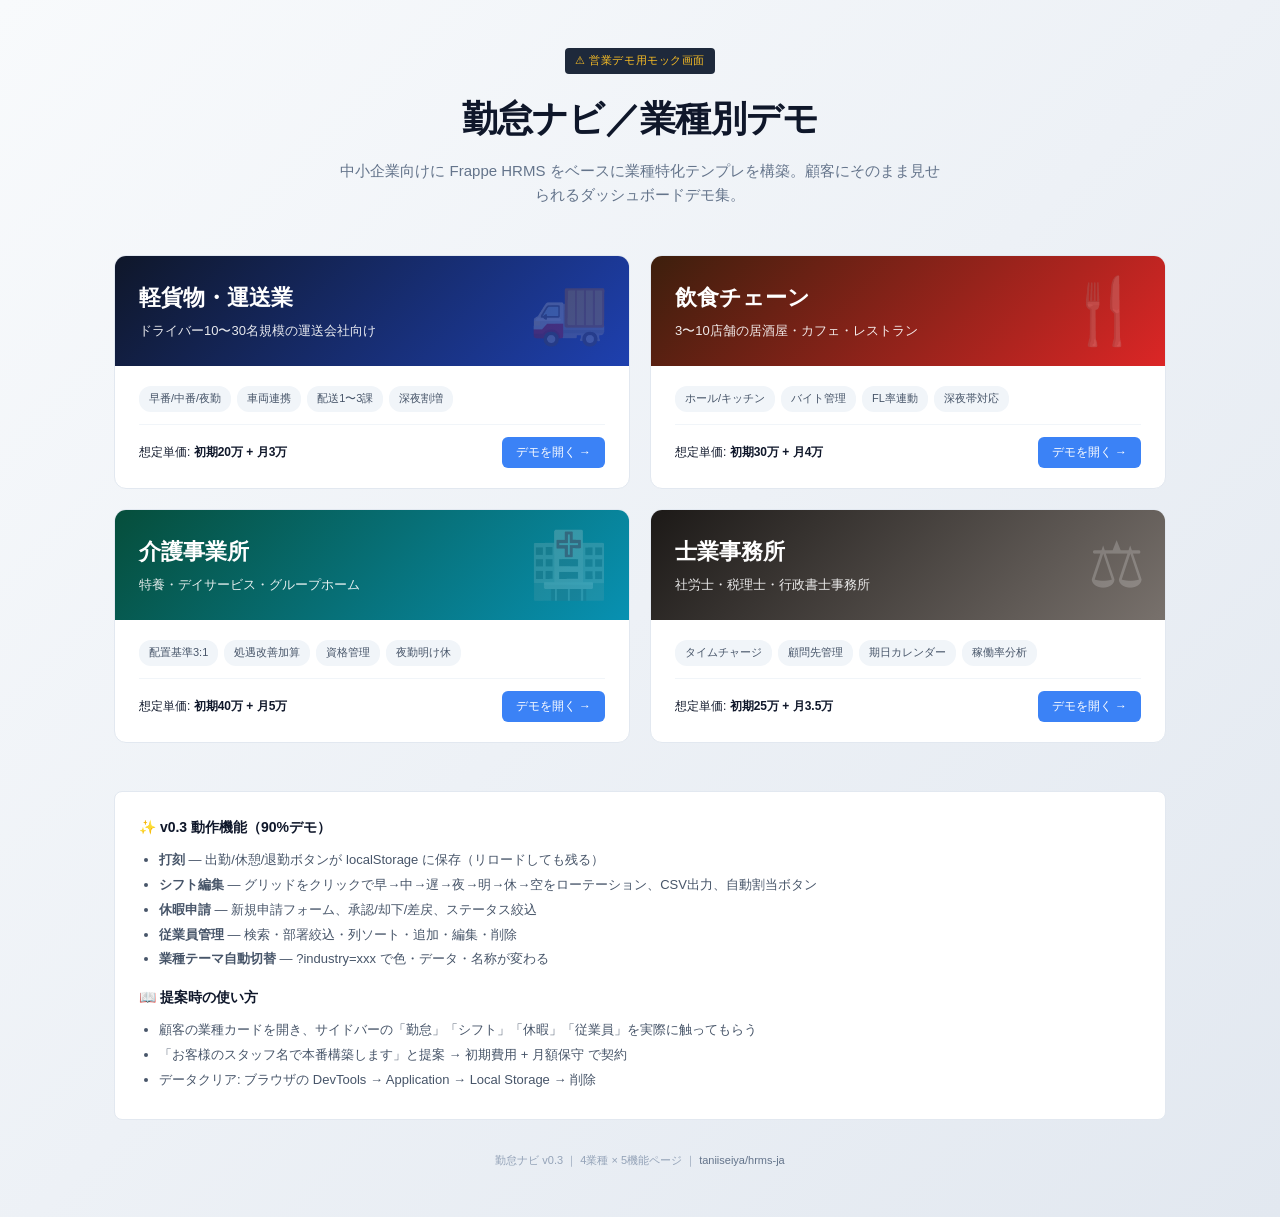
<file: mock/index.html>
<!DOCTYPE html>
<html lang="ja">
<head>
<meta charset="UTF-8">
<meta name="viewport" content="width=device-width, initial-scale=1.0">
<title>勤怠ナビ ｜ 業種別デモ選択</title>
<style>
  *{box-sizing:border-box;margin:0;padding:0;-webkit-font-smoothing:antialiased}
  body{font-family:"Hiragino Sans","Yu Gothic UI","Meiryo",sans-serif;background:linear-gradient(135deg,#f8fafc 0%,#e2e8f0 100%);color:#0f172a;min-height:100vh;font-size:14px;line-height:1.6}
  .container{max-width:1100px;margin:0 auto;padding:48px 24px}
  header{text-align:center;margin-bottom:48px}
  h1{font-size:36px;font-weight:800;color:#0f172a;margin-bottom:12px;letter-spacing:-.02em}
  .subtitle{font-size:15px;color:#64748b;max-width:600px;margin:0 auto}
  .tag{display:inline-block;background:#1e293b;color:#fbbf24;font-size:11px;padding:4px 10px;border-radius:4px;letter-spacing:.05em;margin-bottom:16px}
  .grid{display:grid;grid-template-columns:repeat(2,1fr);gap:20px;margin-bottom:48px}
  .industry{background:#fff;border-radius:12px;overflow:hidden;border:1px solid #e2e8f0;transition:transform .15s,box-shadow .15s;text-decoration:none;color:inherit;display:block}
  .industry:hover{transform:translateY(-2px);box-shadow:0 12px 32px -8px rgba(0,0,0,.12)}
  .industry-header{padding:24px;color:#fff;position:relative;overflow:hidden}
  .industry-header h2{font-size:22px;font-weight:700;margin-bottom:6px;position:relative;z-index:1}
  .industry-header p{font-size:13px;opacity:.9;position:relative;z-index:1}
  .icon{position:absolute;right:20px;top:50%;transform:translateY(-50%);font-size:64px;opacity:.2;z-index:0}
  .logistics .industry-header{background:linear-gradient(135deg,#0f172a,#1e40af)}
  .restaurant .industry-header{background:linear-gradient(135deg,#3d1f0d,#dc2626)}
  .caregiving .industry-header{background:linear-gradient(135deg,#064e3b,#0891b2)}
  .professional .industry-header{background:linear-gradient(135deg,#1c1917,#78716c)}
  .industry-body{padding:20px 24px}
  .features{display:flex;flex-wrap:wrap;gap:6px;margin-bottom:12px}
  .feature{background:#f1f5f9;color:#475569;font-size:11px;padding:4px 10px;border-radius:12px}
  .price{display:flex;justify-content:space-between;align-items:center;padding-top:12px;border-top:1px solid #f1f5f9;font-size:12px}
  .price .amount{font-weight:600;color:#0f172a}
  .cta{display:inline-block;background:#3b82f6;color:#fff;padding:6px 14px;border-radius:6px;font-size:12px;font-weight:500}
  .info{background:#fff;border:1px solid #e2e8f0;border-radius:8px;padding:24px;font-size:13px;color:#475569}
  .info h3{font-size:14px;color:#0f172a;margin-bottom:12px}
  .info ul{margin-left:20px}
  .info li{margin-bottom:4px}
  .info code{background:#f1f5f9;padding:2px 6px;border-radius:3px;font-size:12px;color:#dc2626}
  footer{text-align:center;color:#94a3b8;font-size:11px;margin-top:32px}
  footer a{color:#64748b;text-decoration:none}
</style>
</head>
<body>
<div class="container">
  <header>
    <span class="tag">⚠ 営業デモ用モック画面</span>
    <h1>勤怠ナビ／業種別デモ</h1>
    <p class="subtitle">中小企業向けに Frappe HRMS をベースに業種特化テンプレを構築。顧客にそのまま見せられるダッシュボードデモ集。</p>
  </header>

  <div class="grid">
    <a href="logistics.html" class="industry logistics">
      <div class="industry-header">
        <span class="icon">🚚</span>
        <h2>軽貨物・運送業</h2>
        <p>ドライバー10〜30名規模の運送会社向け</p>
      </div>
      <div class="industry-body">
        <div class="features">
          <span class="feature">早番/中番/夜勤</span>
          <span class="feature">車両連携</span>
          <span class="feature">配送1〜3課</span>
          <span class="feature">深夜割増</span>
        </div>
        <div class="price">
          <span>想定単価: <strong class="amount">初期20万 + 月3万</strong></span>
          <span class="cta">デモを開く →</span>
        </div>
      </div>
    </a>

    <a href="restaurant.html" class="industry restaurant">
      <div class="industry-header">
        <span class="icon">🍴</span>
        <h2>飲食チェーン</h2>
        <p>3〜10店舗の居酒屋・カフェ・レストラン</p>
      </div>
      <div class="industry-body">
        <div class="features">
          <span class="feature">ホール/キッチン</span>
          <span class="feature">バイト管理</span>
          <span class="feature">FL率連動</span>
          <span class="feature">深夜帯対応</span>
        </div>
        <div class="price">
          <span>想定単価: <strong class="amount">初期30万 + 月4万</strong></span>
          <span class="cta">デモを開く →</span>
        </div>
      </div>
    </a>

    <a href="caregiving.html" class="industry caregiving">
      <div class="industry-header">
        <span class="icon">🏥</span>
        <h2>介護事業所</h2>
        <p>特養・デイサービス・グループホーム</p>
      </div>
      <div class="industry-body">
        <div class="features">
          <span class="feature">配置基準3:1</span>
          <span class="feature">処遇改善加算</span>
          <span class="feature">資格管理</span>
          <span class="feature">夜勤明け休</span>
        </div>
        <div class="price">
          <span>想定単価: <strong class="amount">初期40万 + 月5万</strong></span>
          <span class="cta">デモを開く →</span>
        </div>
      </div>
    </a>

    <a href="professional.html" class="industry professional">
      <div class="industry-header">
        <span class="icon">⚖</span>
        <h2>士業事務所</h2>
        <p>社労士・税理士・行政書士事務所</p>
      </div>
      <div class="industry-body">
        <div class="features">
          <span class="feature">タイムチャージ</span>
          <span class="feature">顧問先管理</span>
          <span class="feature">期日カレンダー</span>
          <span class="feature">稼働率分析</span>
        </div>
        <div class="price">
          <span>想定単価: <strong class="amount">初期25万 + 月3.5万</strong></span>
          <span class="cta">デモを開く →</span>
        </div>
      </div>
    </a>
  </div>

  <div class="info">
    <h3>✨ v0.3 動作機能（90%デモ）</h3>
    <ul>
      <li><strong>打刻</strong> — 出勤/休憩/退勤ボタンが localStorage に保存（リロードしても残る）</li>
      <li><strong>シフト編集</strong> — グリッドをクリックで早→中→遅→夜→明→休→空をローテーション、CSV出力、自動割当ボタン</li>
      <li><strong>休暇申請</strong> — 新規申請フォーム、承認/却下/差戻、ステータス絞込</li>
      <li><strong>従業員管理</strong> — 検索・部署絞込・列ソート・追加・編集・削除</li>
      <li><strong>業種テーマ自動切替</strong> — ?industry=xxx で色・データ・名称が変わる</li>
    </ul>
    <h3 style="margin-top:16px">📖 提案時の使い方</h3>
    <ul>
      <li>顧客の業種カードを開き、サイドバーの「勤怠」「シフト」「休暇」「従業員」を実際に触ってもらう</li>
      <li>「お客様のスタッフ名で本番構築します」と提案 → 初期費用 + 月額保守 で契約</li>
      <li>データクリア: ブラウザの DevTools → Application → Local Storage → 削除</li>
    </ul>
  </div>

  <footer>
    勤怠ナビ v0.3 ｜ 4業種 × 5機能ページ ｜ <a href="https://github.com/taniiseiya/hrms-ja">taniiseiya/hrms-ja</a>
  </footer>
</div>
</body>
</html>
</file>
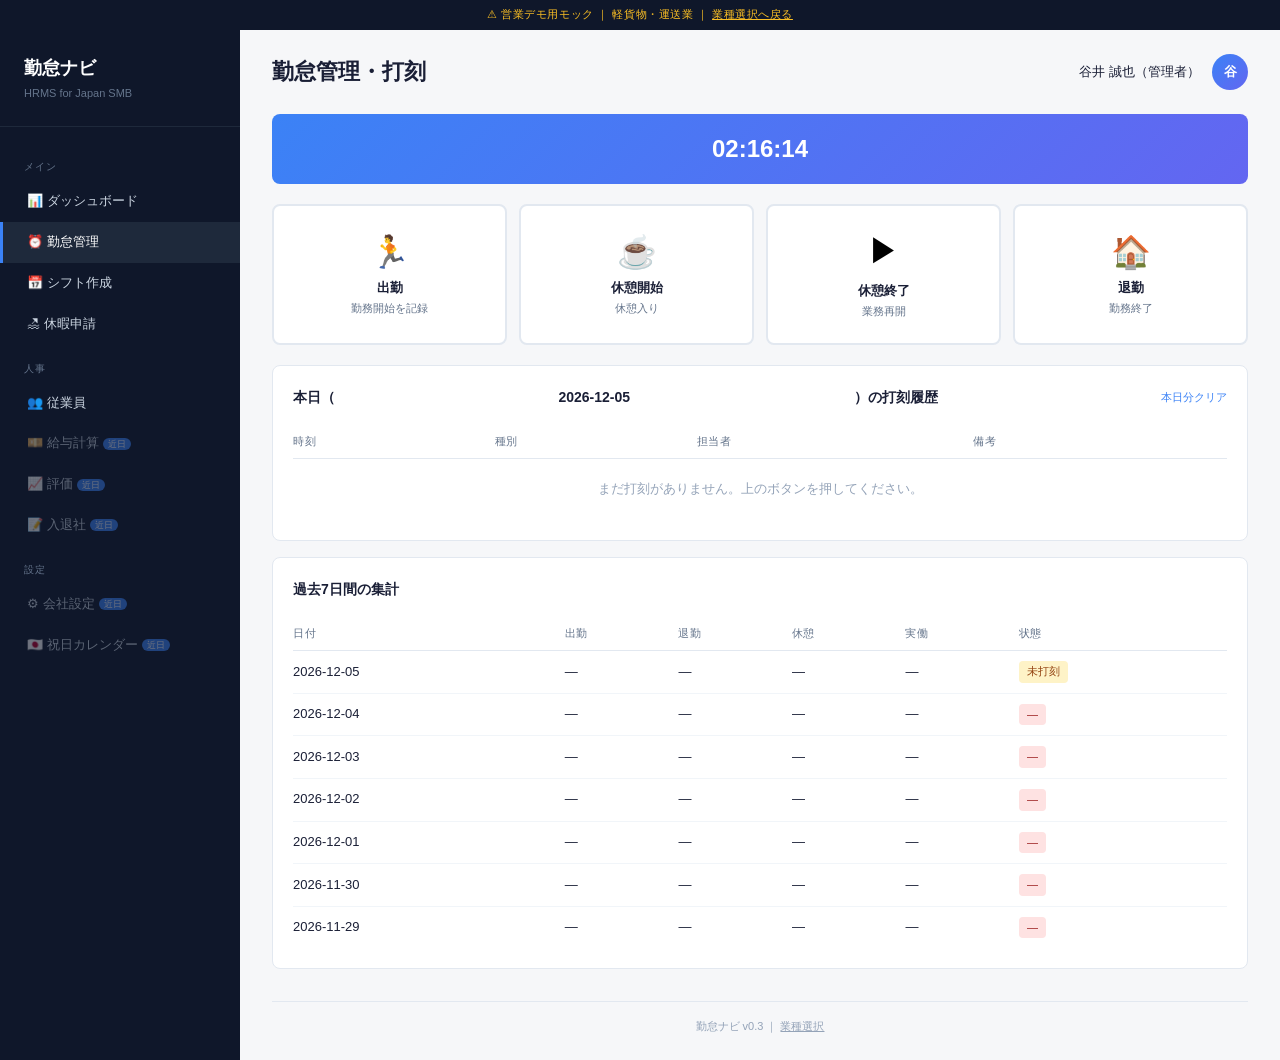
<file: mock/attendance.html>
<!DOCTYPE html>
<html lang="ja">
<head>
<meta charset="UTF-8">
<meta name="viewport" content="width=device-width, initial-scale=1.0">
<title>勤怠管理 ｜ 勤怠ナビ</title>
<link rel="stylesheet" href="shared/style.css">
</head>
<body>
<div class="mock-banner-placeholder"></div>
<div class="wrap">
  <aside></aside>
  <main>
    <header class="page-header">
      <h1>勤怠管理・打刻</h1>
      <div class="user-placeholder"></div>
    </header>

    <div class="punch-now" id="clock">--:--</div>

    <div class="punch-area">
      <button class="punch-btn" onclick="punch('出勤')"><div class="icon">🏃</div><div class="label">出勤</div><div class="desc">勤務開始を記録</div></button>
      <button class="punch-btn" onclick="punch('休憩開始')"><div class="icon">☕</div><div class="label">休憩開始</div><div class="desc">休憩入り</div></button>
      <button class="punch-btn" onclick="punch('休憩終了')"><div class="icon">▶</div><div class="label">休憩終了</div><div class="desc">業務再開</div></button>
      <button class="punch-btn" onclick="punch('退勤')"><div class="icon">🏠</div><div class="label">退勤</div><div class="desc">勤務終了</div></button>
    </div>

    <div class="panel">
      <h2>本日（<span id="today-date"></span>）の打刻履歴 <button class="link" onclick="clearToday()">本日分クリア</button></h2>
      <table>
        <thead><tr><th>時刻</th><th>種別</th><th>担当者</th><th>備考</th><th></th></tr></thead>
        <tbody id="punch-list"></tbody>
      </table>
    </div>

    <div class="panel">
      <h2>過去7日間の集計</h2>
      <table>
        <thead><tr><th>日付</th><th>出勤</th><th>退勤</th><th>休憩</th><th>実働</th><th>状態</th></tr></thead>
        <tbody id="summary-list"></tbody>
      </table>
    </div>

    <footer>勤怠ナビ v0.3 ｜ <a href="index.html" style="color:#94a3b8">業種選択</a></footer>
  </main>
</div>
<script src="shared/app.js"></script>
<script>
const industry = initPage('attendance.html');
seedDataIfEmpty(industry);

document.querySelector('#today-date').textContent = todayISO();
setInterval(() => { document.querySelector('#clock').textContent = nowHM() + ':' + String(new Date().getSeconds()).padStart(2,'0'); }, 1000);

function getUserName() {
  return { logistics: '谷井 誠也', restaurant: '鈴木 店長', caregiving: '山下 施設長', professional: '谷井 所長' }[industry];
}

function punch(kind) {
  Store.add(industry, 'attendance', { kind, at: new Date().toISOString(), by: getUserName(), date: todayISO() });
  toast(`✓ ${kind} を ${nowHM()} に記録しました`, 'success');
  renderPunches();
}

function renderPunches() {
  const all = Store.get(industry, 'attendance', []);
  const today = todayISO();
  const todays = all.filter(p => p.date === today).sort((a,b) => a.at.localeCompare(b.at));
  const list = document.querySelector('#punch-list');
  if (todays.length === 0) {
    list.innerHTML = '<tr><td colspan="5" style="text-align:center;color:#94a3b8;padding:20px">まだ打刻がありません。上のボタンを押してください。</td></tr>';
  } else {
    list.innerHTML = todays.map(p => `
      <tr>
        <td><strong>${fmtTime(p.at)}</strong></td>
        <td><span class="badge ${p.kind==='出勤'?'ok':p.kind==='退勤'?'info':'pending'}">${p.kind}</span></td>
        <td>${p.by}</td>
        <td>${p.kind==='出勤' && fmtTime(p.at) > '09:00' ? '<span class="badge late">遅刻</span>' : ''}</td>
        <td><button class="btn btn-sm btn-danger" onclick="removePunch('${p.id}')">削除</button></td>
      </tr>
    `).join('');
  }
  renderSummary();
}

function removePunch(id) {
  if (!confirm('この打刻を削除しますか？')) return;
  Store.remove(industry, 'attendance', id);
  toast('削除しました');
  renderPunches();
}

function clearToday() {
  if (!confirm('本日の打刻を全て削除しますか？')) return;
  const all = Store.get(industry, 'attendance', []);
  Store.set(industry, 'attendance', all.filter(p => p.date !== todayISO()));
  toast('本日の打刻をクリアしました');
  renderPunches();
}

function renderSummary() {
  const all = Store.get(industry, 'attendance', []);
  const days = [];
  for (let i = 0; i < 7; i++) {
    const d = new Date(); d.setDate(d.getDate() - i);
    days.push(fmtDate(d));
  }
  const rows = days.map(date => {
    const p = all.filter(x => x.date === date).sort((a,b) => a.at.localeCompare(b.at));
    const inT = p.find(x => x.kind === '出勤');
    const outT = p.filter(x => x.kind === '退勤').pop();
    const breakStart = p.find(x => x.kind === '休憩開始');
    const breakEnd = p.find(x => x.kind === '休憩終了');
    let work = '—', status = '<span class="badge off">—</span>';
    if (inT && outT) {
      const ms = new Date(outT.at) - new Date(inT.at);
      let breakMs = 0;
      if (breakStart && breakEnd) breakMs = new Date(breakEnd.at) - new Date(breakStart.at);
      const h = ((ms - breakMs) / 3600000).toFixed(2);
      work = `${h}h`;
      status = '<span class="badge ok">完了</span>';
    } else if (inT) {
      status = '<span class="badge pending">勤務中</span>';
    } else if (date === todayISO()) {
      status = '<span class="badge warn">未打刻</span>';
    }
    return `<tr><td>${date}</td><td>${inT ? fmtTime(inT.at) : '—'}</td><td>${outT ? fmtTime(outT.at) : '—'}</td>
      <td>${breakStart && breakEnd ? `${fmtTime(breakStart.at)}〜${fmtTime(breakEnd.at)}` : '—'}</td>
      <td>${work}</td><td>${status}</td></tr>`;
  }).join('');
  document.querySelector('#summary-list').innerHTML = rows;
}

renderPunches();
</script>
</body>
</html>
</file>
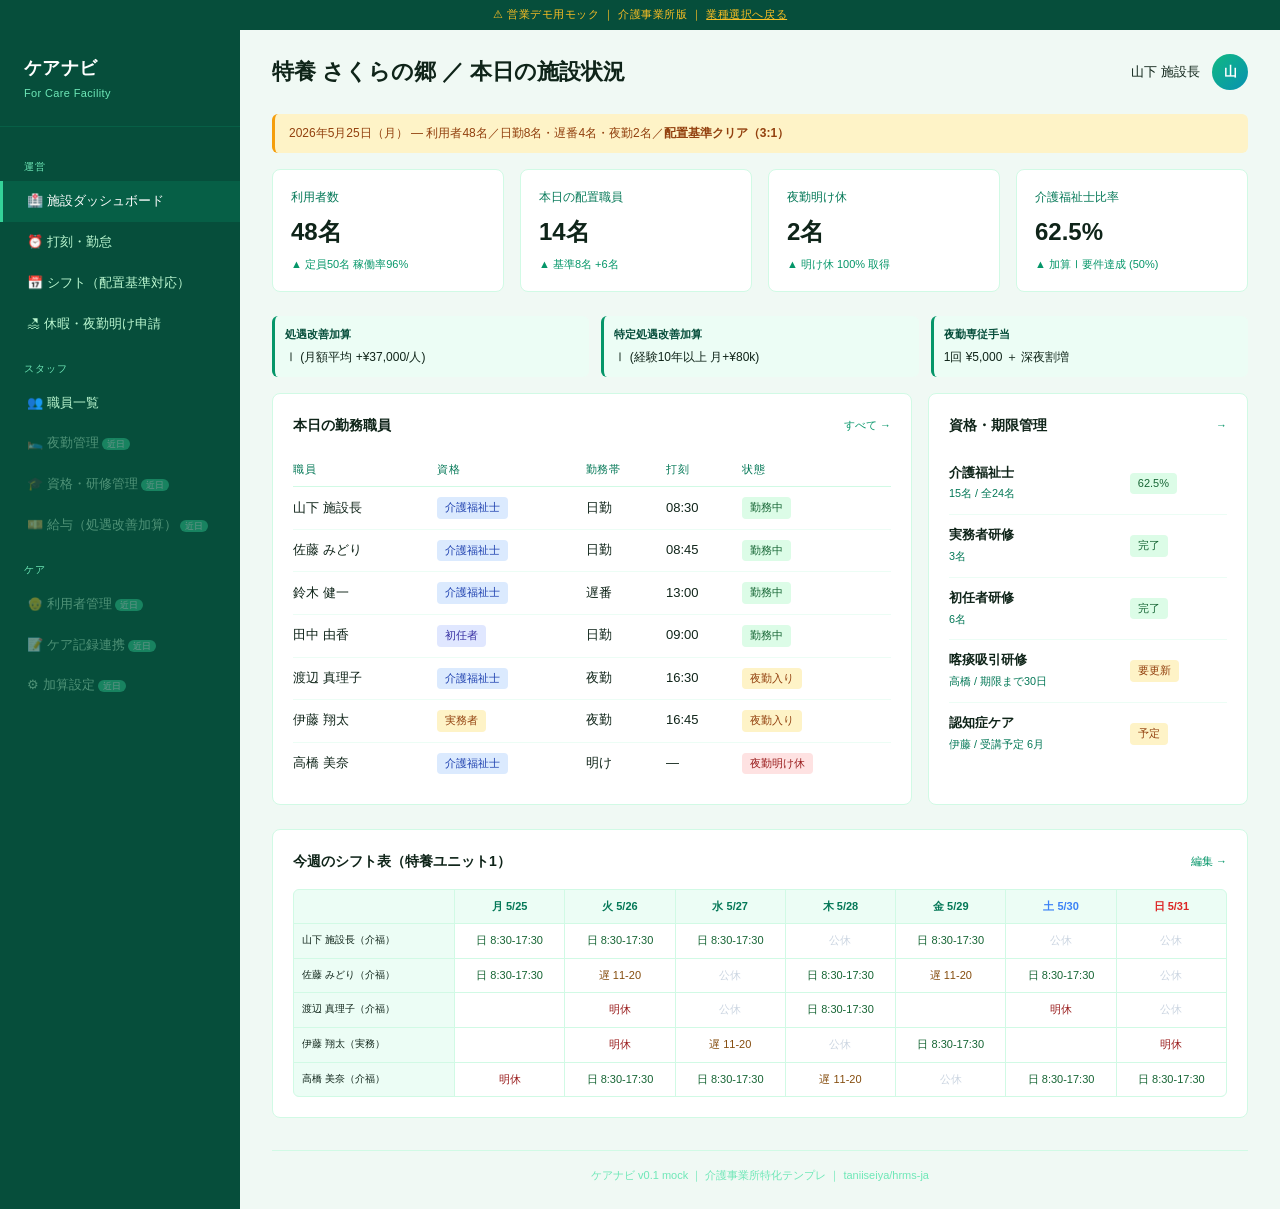
<file: mock/caregiving.html>
<!DOCTYPE html>
<html lang="ja">
<head>
<meta charset="UTF-8">
<meta name="viewport" content="width=device-width, initial-scale=1.0">
<title>ケアナビ ｜ 介護事業所向け勤怠・シフト・人事システム</title>
<style>
  *{box-sizing:border-box;margin:0;padding:0;-webkit-font-smoothing:antialiased}
  body{font-family:"Hiragino Sans","Yu Gothic UI","Meiryo",sans-serif;background:#f0f9f4;color:#0f2419;font-size:14px;line-height:1.6}
  .wrap{display:grid;grid-template-columns:240px 1fr;min-height:100vh;padding-top:30px}
  aside{background:#064e3b;color:#bbf7d0;padding:24px 0}
  .logo{padding:0 24px 24px;border-bottom:1px solid #065f46;font-weight:700;font-size:18px;color:#fff;letter-spacing:.02em}
  .logo small{display:block;font-size:11px;font-weight:400;color:#6ee7b7;margin-top:2px}
  nav{padding:16px 0}
  nav a{display:block;padding:10px 24px;color:#bbf7d0;text-decoration:none;font-size:13px;border-left:3px solid transparent}
  nav a:hover{background:#065f46;color:#fff}
  nav a.active{background:#065f46;color:#fff;border-left-color:#34d399}
  nav .group{padding:16px 24px 6px;font-size:10px;color:#6ee7b7;letter-spacing:.1em;text-transform:uppercase}
  main{padding:24px 32px;overflow-x:hidden}
  header{display:flex;justify-content:space-between;align-items:center;margin-bottom:24px}
  h1{font-size:22px;font-weight:700;color:#0f2419}
  .user{display:flex;align-items:center;gap:12px;font-size:13px}
  .avatar{width:36px;height:36px;border-radius:50%;background:linear-gradient(135deg,#10b981,#0891b2);color:#fff;display:flex;align-items:center;justify-content:center;font-weight:600}
  .cards{display:grid;grid-template-columns:repeat(4,1fr);gap:16px;margin-bottom:24px}
  .card{background:#fff;border:1px solid #d1fae5;border-radius:8px;padding:18px}
  .card .label{color:#047857;font-size:12px;margin-bottom:6px}
  .card .value{font-size:24px;font-weight:700;color:#0f2419}
  .card .delta{font-size:11px;margin-top:4px}
  .delta.up{color:#059669}.delta.down{color:#dc2626}
  .panels{display:grid;grid-template-columns:2fr 1fr;gap:16px;margin-bottom:24px}
  .panel{background:#fff;border:1px solid #d1fae5;border-radius:8px;padding:20px}
  .panel h2{font-size:14px;font-weight:600;margin-bottom:16px;color:#0f2419;display:flex;justify-content:space-between;align-items:center}
  .panel h2 a{font-size:11px;color:#059669;text-decoration:none;font-weight:400}
  table{width:100%;border-collapse:collapse;font-size:13px}
  th{text-align:left;color:#047857;font-weight:500;font-size:11px;padding:8px 8px 8px 0;border-bottom:1px solid #d1fae5;text-transform:uppercase;letter-spacing:.05em}
  td{padding:10px 8px 10px 0;border-bottom:1px solid #ecfdf5}
  tr:last-child td{border-bottom:none}
  .badge{display:inline-block;padding:2px 8px;border-radius:4px;font-size:11px;font-weight:500}
  .badge.cert-kfk{background:#dbeafe;color:#1e40af}
  .badge.cert-hatsu{background:#e0e7ff;color:#3730a3}
  .badge.cert-jitsu{background:#fef3c7;color:#92400e}
  .badge.ok{background:#dcfce7;color:#166534}
  .badge.warn{background:#fef3c7;color:#92400e}
  .badge.alert{background:#fee2e2;color:#991b1b}
  .shift-grid{display:grid;grid-template-columns:160px repeat(7,1fr);gap:1px;background:#d1fae5;border:1px solid #d1fae5;border-radius:6px;overflow:hidden;font-size:11px}
  .shift-grid > div{background:#fff;padding:8px;text-align:center}
  .shift-grid .hd{background:#ecfdf5;font-weight:600;color:#047857}
  .shift-grid .name{background:#ecfdf5;text-align:left;font-weight:500;color:#0f2419;font-size:10px}
  .sh-day{background:#dcfce7;color:#166534;font-weight:500}
  .sh-late{background:#fef3c7;color:#854d0e;font-weight:500}
  .sh-night{background:#064e3b;color:#fff;font-weight:500}
  .sh-ake{background:#fee2e2;color:#991b1b;font-weight:500}
  .sh-off{color:#cbd5e1}
  .note{background:#fef3c7;color:#92400e;padding:10px 14px;border-radius:6px;font-size:12px;margin-bottom:16px;border-left:3px solid #f59e0b}
  .config-row{display:grid;grid-template-columns:1fr 1fr 1fr;gap:12px;margin-bottom:16px;font-size:12px}
  .config-row > div{background:#ecfdf5;padding:10px;border-radius:6px;border-left:3px solid #059669}
  .config-row strong{color:#064e3b;display:block;margin-bottom:4px;font-size:11px}
  footer{margin-top:32px;padding-top:16px;border-top:1px solid #d1fae5;color:#6ee7b7;font-size:11px;text-align:center}
  .mock-banner{position:fixed;top:0;left:0;right:0;background:#064e3b;color:#fbbf24;text-align:center;padding:6px;font-size:11px;z-index:100;letter-spacing:.05em}
</style>
</head>
<body>
<div class="mock-banner">⚠ 営業デモ用モック ｜ 介護事業所版 ｜ <a href="index.html" style="color:#fbbf24">業種選択へ戻る</a></div>
<div class="wrap">
  <aside>
    <div class="logo">ケアナビ<small>For Care Facility</small></div>
    <nav>
      <div class="group">運営</div>
      <a href="caregiving.html" class="active">🏥 施設ダッシュボード</a>
      <a href="attendance.html?industry=caregiving">⏰ 打刻・勤怠</a>
      <a href="shift.html?industry=caregiving">📅 シフト（配置基準対応）</a>
      <a href="leave.html?industry=caregiving">🏖 休暇・夜勤明け申請</a>
      <div class="group">スタッフ</div>
      <a href="employees.html?industry=caregiving">👥 職員一覧</a>
      <a href="#" style="opacity:.4">🛌 夜勤管理 <span style="font-size:9px;background:#34d399;color:#fff;padding:1px 5px;border-radius:8px">近日</span></a>
      <a href="#" style="opacity:.4">🎓 資格・研修管理 <span style="font-size:9px;background:#34d399;color:#fff;padding:1px 5px;border-radius:8px">近日</span></a>
      <a href="#" style="opacity:.4">💴 給与（処遇改善加算） <span style="font-size:9px;background:#34d399;color:#fff;padding:1px 5px;border-radius:8px">近日</span></a>
      <div class="group">ケア</div>
      <a href="#" style="opacity:.4">👴 利用者管理 <span style="font-size:9px;background:#34d399;color:#fff;padding:1px 5px;border-radius:8px">近日</span></a>
      <a href="#" style="opacity:.4">📝 ケア記録連携 <span style="font-size:9px;background:#34d399;color:#fff;padding:1px 5px;border-radius:8px">近日</span></a>
      <a href="#" style="opacity:.4">⚙ 加算設定 <span style="font-size:9px;background:#34d399;color:#fff;padding:1px 5px;border-radius:8px">近日</span></a>
    </nav>
  </aside>
  <main>
    <header>
      <h1>特養 さくらの郷 ／ 本日の施設状況</h1>
      <div class="user">
        <span>山下 施設長</span>
        <div class="avatar">山</div>
      </div>
    </header>

    <div class="note">2026年5月25日（月） — 利用者48名／日勤8名・遅番4名・夜勤2名／<strong>配置基準クリア（3:1）</strong></div>

    <div class="cards">
      <div class="card">
        <div class="label">利用者数</div>
        <div class="value">48名</div>
        <div class="delta up">▲ 定員50名 稼働率96%</div>
      </div>
      <div class="card">
        <div class="label">本日の配置職員</div>
        <div class="value">14名</div>
        <div class="delta up">▲ 基準8名 +6名</div>
      </div>
      <div class="card">
        <div class="label">夜勤明け休</div>
        <div class="value">2名</div>
        <div class="delta up">▲ 明け休 100% 取得</div>
      </div>
      <div class="card">
        <div class="label">介護福祉士比率</div>
        <div class="value">62.5%</div>
        <div class="delta up">▲ 加算Ⅰ要件達成 (50%)</div>
      </div>
    </div>

    <div class="config-row">
      <div><strong>処遇改善加算</strong>Ⅰ (月額平均 +¥37,000/人)</div>
      <div><strong>特定処遇改善加算</strong>Ⅰ (経験10年以上 月+¥80k)</div>
      <div><strong>夜勤専従手当</strong>1回 ¥5,000 ＋ 深夜割増</div>
    </div>

    <div class="panels">
      <div class="panel">
        <h2>本日の勤務職員 <a href="attendance.html?industry=caregiving">すべて →</a></h2>
        <table>
          <thead>
            <tr><th>職員</th><th>資格</th><th>勤務帯</th><th>打刻</th><th>状態</th></tr>
          </thead>
          <tbody>
            <tr><td>山下 施設長</td><td><span class="badge cert-kfk">介護福祉士</span></td><td>日勤</td><td>08:30</td><td><span class="badge ok">勤務中</span></td></tr>
            <tr><td>佐藤 みどり</td><td><span class="badge cert-kfk">介護福祉士</span></td><td>日勤</td><td>08:45</td><td><span class="badge ok">勤務中</span></td></tr>
            <tr><td>鈴木 健一</td><td><span class="badge cert-kfk">介護福祉士</span></td><td>遅番</td><td>13:00</td><td><span class="badge ok">勤務中</span></td></tr>
            <tr><td>田中 由香</td><td><span class="badge cert-hatsu">初任者</span></td><td>日勤</td><td>09:00</td><td><span class="badge ok">勤務中</span></td></tr>
            <tr><td>渡辺 真理子</td><td><span class="badge cert-kfk">介護福祉士</span></td><td>夜勤</td><td>16:30</td><td><span class="badge warn">夜勤入り</span></td></tr>
            <tr><td>伊藤 翔太</td><td><span class="badge cert-jitsu">実務者</span></td><td>夜勤</td><td>16:45</td><td><span class="badge warn">夜勤入り</span></td></tr>
            <tr><td>高橋 美奈</td><td><span class="badge cert-kfk">介護福祉士</span></td><td>明け</td><td>—</td><td><span class="badge alert">夜勤明け休</span></td></tr>
          </tbody>
        </table>
      </div>

      <div class="panel">
        <h2>資格・期限管理 <a href="employees.html?industry=caregiving">→</a></h2>
        <table>
          <tbody>
            <tr><td><strong>介護福祉士</strong><br><small style="color:#047857">15名 / 全24名</small></td><td><span class="badge ok">62.5%</span></td></tr>
            <tr><td><strong>実務者研修</strong><br><small style="color:#047857">3名</small></td><td><span class="badge ok">完了</span></td></tr>
            <tr><td><strong>初任者研修</strong><br><small style="color:#047857">6名</small></td><td><span class="badge ok">完了</span></td></tr>
            <tr><td><strong>喀痰吸引研修</strong><br><small style="color:#047857">高橋 / 期限まで30日</small></td><td><span class="badge warn">要更新</span></td></tr>
            <tr><td><strong>認知症ケア</strong><br><small style="color:#047857">伊藤 / 受講予定 6月</small></td><td><span class="badge warn">予定</span></td></tr>
          </tbody>
        </table>
      </div>
    </div>

    <div class="panel">
      <h2>今週のシフト表（特養ユニット1） <a href="shift.html?industry=caregiving">編集 →</a></h2>
      <div class="shift-grid">
        <div class="hd"></div>
        <div class="hd">月 5/25</div><div class="hd">火 5/26</div><div class="hd">水 5/27</div><div class="hd">木 5/28</div><div class="hd">金 5/29</div><div class="hd" style="color:#3b82f6">土 5/30</div><div class="hd" style="color:#dc2626">日 5/31</div>
        <div class="name">山下 施設長（介福）</div>
        <div class="sh-day">日 8:30-17:30</div><div class="sh-day">日 8:30-17:30</div><div class="sh-day">日 8:30-17:30</div><div class="sh-off">公休</div><div class="sh-day">日 8:30-17:30</div><div class="sh-off">公休</div><div class="sh-off">公休</div>
        <div class="name">佐藤 みどり（介福）</div>
        <div class="sh-day">日 8:30-17:30</div><div class="sh-late">遅 11-20</div><div class="sh-off">公休</div><div class="sh-day">日 8:30-17:30</div><div class="sh-late">遅 11-20</div><div class="sh-day">日 8:30-17:30</div><div class="sh-off">公休</div>
        <div class="name">渡辺 真理子（介福）</div>
        <div class="sh-night">夜 16:30-翌9:30</div><div class="sh-ake">明休</div><div class="sh-off">公休</div><div class="sh-day">日 8:30-17:30</div><div class="sh-night">夜 16:30-翌9:30</div><div class="sh-ake">明休</div><div class="sh-off">公休</div>
        <div class="name">伊藤 翔太（実務）</div>
        <div class="sh-night">夜 16:30-翌9:30</div><div class="sh-ake">明休</div><div class="sh-late">遅 11-20</div><div class="sh-off">公休</div><div class="sh-day">日 8:30-17:30</div><div class="sh-night">夜 16:30-翌9:30</div><div class="sh-ake">明休</div>
        <div class="name">高橋 美奈（介福）</div>
        <div class="sh-ake">明休</div><div class="sh-day">日 8:30-17:30</div><div class="sh-day">日 8:30-17:30</div><div class="sh-late">遅 11-20</div><div class="sh-off">公休</div><div class="sh-day">日 8:30-17:30</div><div class="sh-day">日 8:30-17:30</div>
      </div>
    </div>

    <footer>
      ケアナビ v0.1 mock ｜ 介護事業所特化テンプレ ｜ taniiseiya/hrms-ja
    </footer>
  </main>
</div>
</body>
</html>
</file>
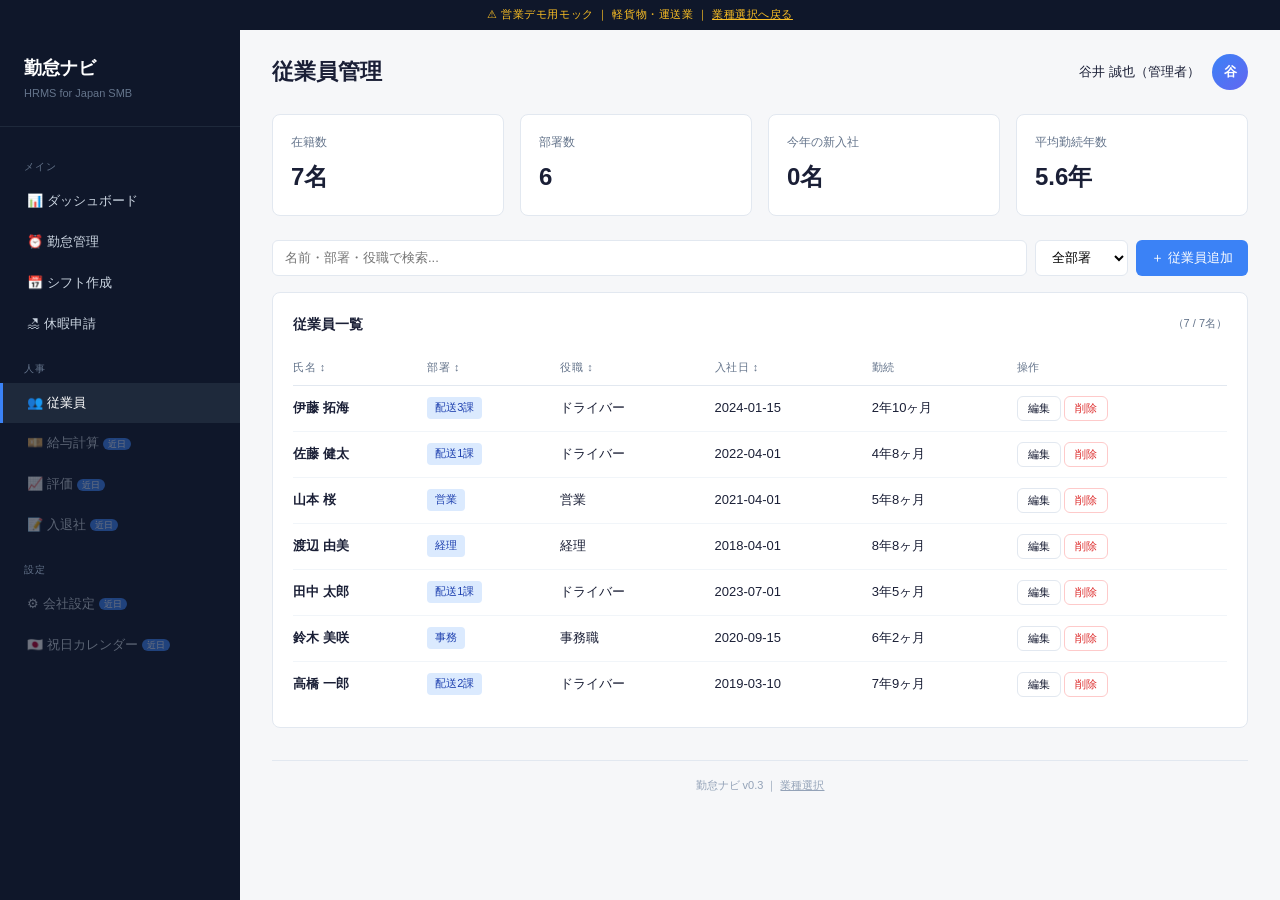
<file: mock/employees.html>
<!DOCTYPE html>
<html lang="ja">
<head>
<meta charset="UTF-8">
<meta name="viewport" content="width=device-width, initial-scale=1.0">
<title>従業員管理 ｜ 勤怠ナビ</title>
<link rel="stylesheet" href="shared/style.css">
</head>
<body>
<div class="mock-banner-placeholder"></div>
<div class="wrap">
  <aside></aside>
  <main>
    <header class="page-header">
      <h1>従業員管理</h1>
      <div class="user-placeholder"></div>
    </header>

    <div class="cards">
      <div class="card"><div class="label">在籍数</div><div class="value" id="cnt-total">—</div></div>
      <div class="card"><div class="label">部署数</div><div class="value" id="cnt-dept">—</div></div>
      <div class="card"><div class="label">今年の新入社</div><div class="value" id="cnt-new">—</div></div>
      <div class="card"><div class="label">平均勤続年数</div><div class="value" id="cnt-tenure">—</div></div>
    </div>

    <div class="search-bar">
      <input type="text" id="search" placeholder="名前・部署・役職で検索..." oninput="render()">
      <select id="filter-dept" onchange="render()"><option value="">全部署</option></select>
      <button class="btn btn-primary" onclick="openNew()">＋ 従業員追加</button>
    </div>

    <div class="panel">
      <h2>従業員一覧 <span id="cnt-shown" style="font-weight:normal;font-size:11px;color:#64748b"></span></h2>
      <table>
        <thead><tr><th onclick="sortBy('name')" style="cursor:pointer">氏名 ↕</th><th onclick="sortBy('dept')" style="cursor:pointer">部署 ↕</th><th onclick="sortBy('role')" style="cursor:pointer">役職 ↕</th><th onclick="sortBy('joinDate')" style="cursor:pointer">入社日 ↕</th><th>勤続</th><th>操作</th></tr></thead>
        <tbody id="emp-list"></tbody>
      </table>
    </div>

    <footer>勤怠ナビ v0.3 ｜ <a href="index.html" style="color:#94a3b8">業種選択</a></footer>
  </main>
</div>
<script src="shared/app.js"></script>
<script>
const industry = initPage('employees.html');
seedDataIfEmpty(industry);

let sortKey = 'name', sortAsc = true;

function sortBy(k) { if (sortKey === k) sortAsc = !sortAsc; else { sortKey = k; sortAsc = true; } render(); }

function tenure(joinDate) {
  const days = (new Date() - new Date(joinDate)) / 86400000;
  const y = Math.floor(days / 365), m = Math.floor((days % 365) / 30);
  return y > 0 ? `${y}年${m}ヶ月` : `${m}ヶ月`;
}

function render() {
  const all = Store.get(industry, 'employees', []);
  const departments = [...new Set(all.map(e => e.dept))];
  const sel = document.querySelector('#filter-dept');
  const cur = sel.value;
  sel.innerHTML = '<option value="">全部署</option>' + departments.map(d => `<option ${d===cur?'selected':''}>${d}</option>`).join('');

  const q = document.querySelector('#search').value.toLowerCase();
  const dept = sel.value;
  let filtered = all.filter(e =>
    (!dept || e.dept === dept) &&
    (!q || e.name.toLowerCase().includes(q) || e.dept.toLowerCase().includes(q) || e.role.toLowerCase().includes(q))
  );
  filtered.sort((a,b) => (a[sortKey] > b[sortKey] ? 1 : -1) * (sortAsc ? 1 : -1));

  document.querySelector('#cnt-total').textContent = all.length + '名';
  document.querySelector('#cnt-dept').textContent = departments.length;
  const thisYear = new Date().getFullYear();
  document.querySelector('#cnt-new').textContent = all.filter(e => new Date(e.joinDate).getFullYear() === thisYear).length + '名';
  const avgDays = all.reduce((s,e) => s + ((new Date() - new Date(e.joinDate)) / 86400000), 0) / (all.length || 1);
  document.querySelector('#cnt-tenure').textContent = (avgDays / 365).toFixed(1) + '年';
  document.querySelector('#cnt-shown').textContent = `（${filtered.length} / ${all.length}名）`;

  const list = document.querySelector('#emp-list');
  if (filtered.length === 0) { list.innerHTML = '<tr><td colspan="6" style="text-align:center;color:#94a3b8;padding:20px">該当する従業員がいません</td></tr>'; return; }
  list.innerHTML = filtered.map(e => `
    <tr>
      <td><strong>${e.name}</strong></td>
      <td><span class="badge info">${e.dept}</span></td>
      <td>${e.role}</td>
      <td>${e.joinDate}</td>
      <td>${tenure(e.joinDate)}</td>
      <td>
        <button class="btn btn-sm btn-secondary" onclick="openEdit('${e.id}')">編集</button>
        <button class="btn btn-sm btn-danger" onclick="removeEmp('${e.id}')">削除</button>
      </td>
    </tr>
  `).join('');
}

function openNew() {
  modal(`
    <h3>新規 従業員登録</h3>
    <div class="form-row">
      <div class="form-field"><label>氏名</label><input id="f-name" placeholder="山田 太郎"></div>
      <div class="form-field"><label>部署</label><input id="f-dept" placeholder="配送1課"></div>
    </div>
    <div class="form-row">
      <div class="form-field"><label>役職</label><input id="f-role" placeholder="ドライバー"></div>
      <div class="form-field"><label>入社日</label><input type="date" id="f-join" value="${todayISO()}"></div>
    </div>
    <div class="modal-actions">
      <button class="btn btn-secondary" onclick="closeModal()">キャンセル</button>
      <button class="btn btn-primary" onclick="submitModal()">登録</button>
    </div>
  `, () => {
    const name = document.querySelector('#f-name').value.trim();
    if (!name) { toast('氏名は必須です', 'error'); return; }
    Store.add(industry, 'employees', {
      name,
      dept: document.querySelector('#f-dept').value || '未配属',
      role: document.querySelector('#f-role').value || '一般',
      joinDate: document.querySelector('#f-join').value,
    });
    toast(`✓ ${name} さんを登録しました`, 'success');
    render();
  });
}

function openEdit(id) {
  const e = Store.get(industry, 'employees', []).find(x => x.id === id);
  if (!e) return;
  modal(`
    <h3>従業員情報 編集</h3>
    <div class="form-row">
      <div class="form-field"><label>氏名</label><input id="f-name" value="${e.name}"></div>
      <div class="form-field"><label>部署</label><input id="f-dept" value="${e.dept}"></div>
    </div>
    <div class="form-row">
      <div class="form-field"><label>役職</label><input id="f-role" value="${e.role}"></div>
      <div class="form-field"><label>入社日</label><input type="date" id="f-join" value="${e.joinDate}"></div>
    </div>
    <div class="modal-actions">
      <button class="btn btn-secondary" onclick="closeModal()">キャンセル</button>
      <button class="btn btn-primary" onclick="submitModal()">保存</button>
    </div>
  `, () => {
    Store.update(industry, 'employees', id, {
      name: document.querySelector('#f-name').value,
      dept: document.querySelector('#f-dept').value,
      role: document.querySelector('#f-role').value,
      joinDate: document.querySelector('#f-join').value,
    });
    toast('✓ 更新しました', 'success');
    render();
  });
}

function removeEmp(id) {
  const e = Store.get(industry, 'employees', []).find(x => x.id === id);
  if (!confirm(`${e?.name || ''} さんを削除しますか？`)) return;
  Store.remove(industry, 'employees', id);
  toast('削除しました');
  render();
}

render();
</script>
</body>
</html>
</file>
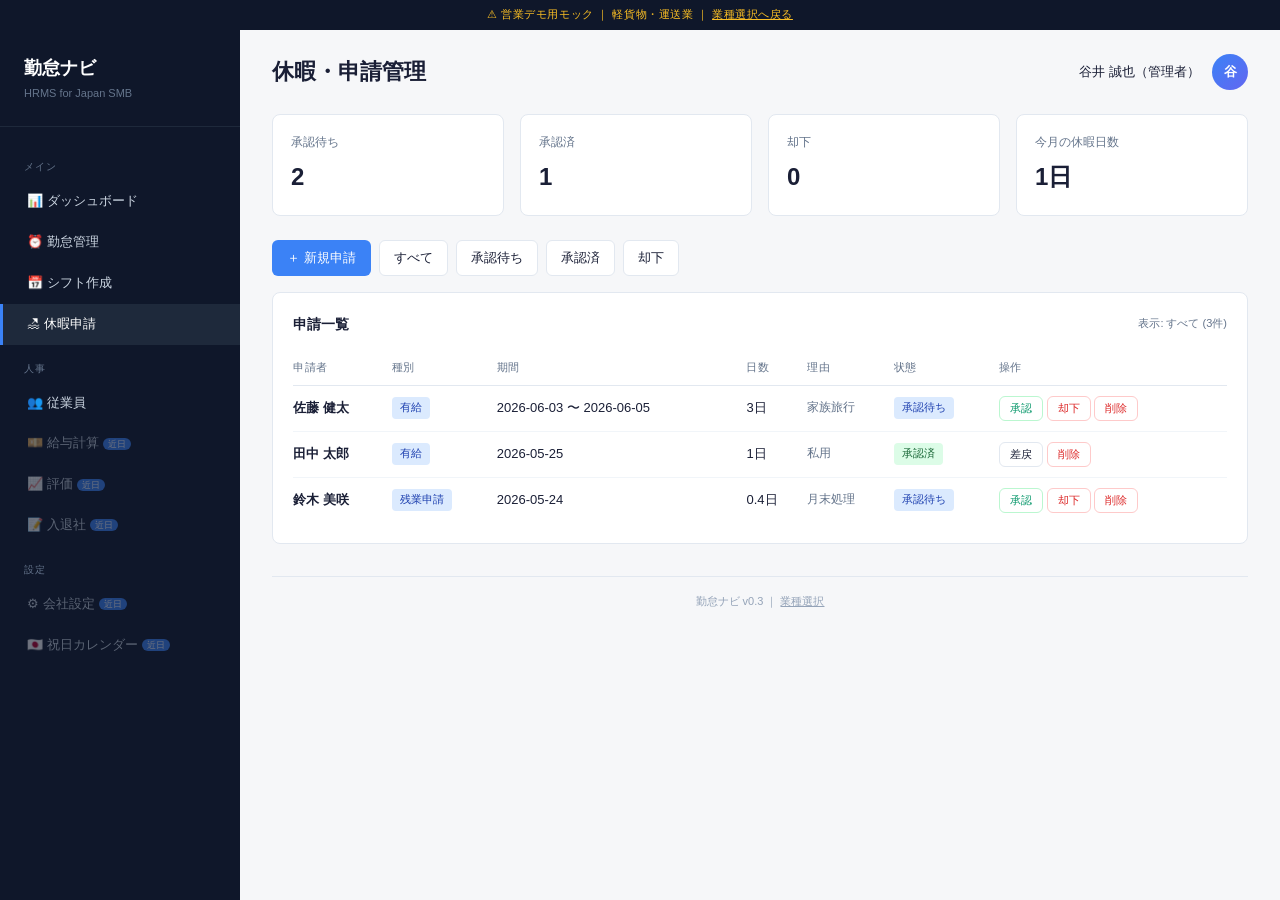
<file: mock/leave.html>
<!DOCTYPE html>
<html lang="ja">
<head>
<meta charset="UTF-8">
<meta name="viewport" content="width=device-width, initial-scale=1.0">
<title>休暇申請 ｜ 勤怠ナビ</title>
<link rel="stylesheet" href="shared/style.css">
</head>
<body>
<div class="mock-banner-placeholder"></div>
<div class="wrap">
  <aside></aside>
  <main>
    <header class="page-header">
      <h1>休暇・申請管理</h1>
      <div class="user-placeholder"></div>
    </header>

    <div class="cards">
      <div class="card"><div class="label">承認待ち</div><div class="value" id="cnt-pending">—</div></div>
      <div class="card"><div class="label">承認済</div><div class="value" id="cnt-approved">—</div></div>
      <div class="card"><div class="label">却下</div><div class="value" id="cnt-rejected">—</div></div>
      <div class="card"><div class="label">今月の休暇日数</div><div class="value" id="cnt-days">—</div></div>
    </div>

    <div class="btn-row">
      <button class="btn btn-primary" onclick="openNewLeave()">＋ 新規申請</button>
      <button class="btn btn-secondary" onclick="setFilter('all')">すべて</button>
      <button class="btn btn-secondary" onclick="setFilter('pending')">承認待ち</button>
      <button class="btn btn-secondary" onclick="setFilter('approved')">承認済</button>
      <button class="btn btn-secondary" onclick="setFilter('rejected')">却下</button>
    </div>

    <div class="panel">
      <h2>申請一覧 <span id="filter-label" style="font-weight:normal;font-size:11px;color:#64748b"></span></h2>
      <table>
        <thead><tr><th>申請者</th><th>種別</th><th>期間</th><th>日数</th><th>理由</th><th>状態</th><th>操作</th></tr></thead>
        <tbody id="leave-list"></tbody>
      </table>
    </div>

    <footer>勤怠ナビ v0.3 ｜ <a href="index.html" style="color:#94a3b8">業種選択</a></footer>
  </main>
</div>
<script src="shared/app.js"></script>
<script>
const industry = initPage('leave.html');
seedDataIfEmpty(industry);

let filter = 'all';
const STATUS_LABEL = { pending: '<span class="badge pending">承認待ち</span>', approved: '<span class="badge done">承認済</span>', rejected: '<span class="badge alert">却下</span>' };

const LEAVE_TYPES = {
  logistics:    ['有給', '特休', '代休', '残業申請', '欠勤'],
  restaurant:   ['有給', '希望休', 'シフト変更', '欠勤'],
  caregiving:   ['有給', '夜勤明け休', '特休', '研修参加', '欠勤'],
  professional: ['有給', '半休', '特休', '研修参加', '欠勤'],
};

function setFilter(f) { filter = f; render(); }

function render() {
  const all = Store.get(industry, 'leave', []);
  const filtered = filter === 'all' ? all : all.filter(l => l.status === filter);
  document.querySelector('#filter-label').textContent = `表示: ${filter === 'all' ? 'すべて' : STATUS_LABEL[filter].replace(/<[^>]+>/g,'')} (${filtered.length}件)`;
  document.querySelector('#cnt-pending').textContent = all.filter(l => l.status === 'pending').length;
  document.querySelector('#cnt-approved').textContent = all.filter(l => l.status === 'approved').length;
  document.querySelector('#cnt-rejected').textContent = all.filter(l => l.status === 'rejected').length;
  document.querySelector('#cnt-days').textContent = all.filter(l => l.status === 'approved').reduce((s,l) => s + (Number(l.days)||0), 0) + '日';
  const list = document.querySelector('#leave-list');
  if (filtered.length === 0) {
    list.innerHTML = '<tr><td colspan="7" style="text-align:center;color:#94a3b8;padding:20px">該当する申請がありません</td></tr>';
    return;
  }
  list.innerHTML = filtered.map(l => `
    <tr>
      <td><strong>${l.name}</strong></td>
      <td><span class="badge info">${l.type}</span></td>
      <td>${l.from}${l.from !== l.to ? ' 〜 ' + l.to : ''}</td>
      <td>${l.days}日</td>
      <td style="font-size:12px;color:#64748b">${l.reason || '—'}</td>
      <td>${STATUS_LABEL[l.status] || l.status}</td>
      <td>
        ${l.status === 'pending' ? `
          <button class="btn btn-sm btn-success" onclick="setStatus('${l.id}','approved')">承認</button>
          <button class="btn btn-sm btn-danger" onclick="setStatus('${l.id}','rejected')">却下</button>
        ` : `<button class="btn btn-sm btn-secondary" onclick="setStatus('${l.id}','pending')">差戻</button>`}
        <button class="btn btn-sm btn-danger" onclick="removeLeave('${l.id}')">削除</button>
      </td>
    </tr>
  `).join('');
}

function setStatus(id, status) {
  Store.update(industry, 'leave', id, { status });
  toast(`✓ ${status === 'approved' ? '承認' : status === 'rejected' ? '却下' : '差戻'}しました`, 'success');
  render();
}

function removeLeave(id) {
  if (!confirm('この申請を削除しますか？')) return;
  Store.remove(industry, 'leave', id);
  toast('削除しました');
  render();
}

function openNewLeave() {
  const employees = Store.get(industry, 'employees', []);
  const types = LEAVE_TYPES[industry] || LEAVE_TYPES.logistics;
  modal(`
    <h3>新規 休暇・申請</h3>
    <div class="form-row">
      <div class="form-field">
        <label>申請者</label>
        <select id="f-name">${employees.map(e => `<option>${e.name}</option>`).join('')}</select>
      </div>
      <div class="form-field">
        <label>種別</label>
        <select id="f-type">${types.map(t => `<option>${t}</option>`).join('')}</select>
      </div>
    </div>
    <div class="form-row">
      <div class="form-field"><label>開始日</label><input type="date" id="f-from" value="${todayISO()}"></div>
      <div class="form-field"><label>終了日</label><input type="date" id="f-to" value="${todayISO()}"></div>
    </div>
    <div class="form-row">
      <div class="form-field"><label>日数</label><input type="number" id="f-days" step="0.5" min="0" value="1"></div>
      <div class="form-field"><label>初期状態</label><select id="f-status"><option value="pending">承認待ち</option><option value="approved">承認済</option></select></div>
    </div>
    <div class="form-row full">
      <div class="form-field"><label>理由</label><textarea id="f-reason" rows="2"></textarea></div>
    </div>
    <div class="modal-actions">
      <button class="btn btn-secondary" onclick="closeModal()">キャンセル</button>
      <button class="btn btn-primary" onclick="submitModal()">登録</button>
    </div>
  `, () => {
    const data = {
      name: document.querySelector('#f-name').value,
      type: document.querySelector('#f-type').value,
      from: document.querySelector('#f-from').value,
      to: document.querySelector('#f-to').value,
      days: parseFloat(document.querySelector('#f-days').value) || 1,
      reason: document.querySelector('#f-reason').value,
      status: document.querySelector('#f-status').value,
    };
    Store.add(industry, 'leave', data);
    toast(`✓ ${data.name} さんの申請を登録しました`, 'success');
    render();
  });
}

render();
</script>
</body>
</html>
</file>
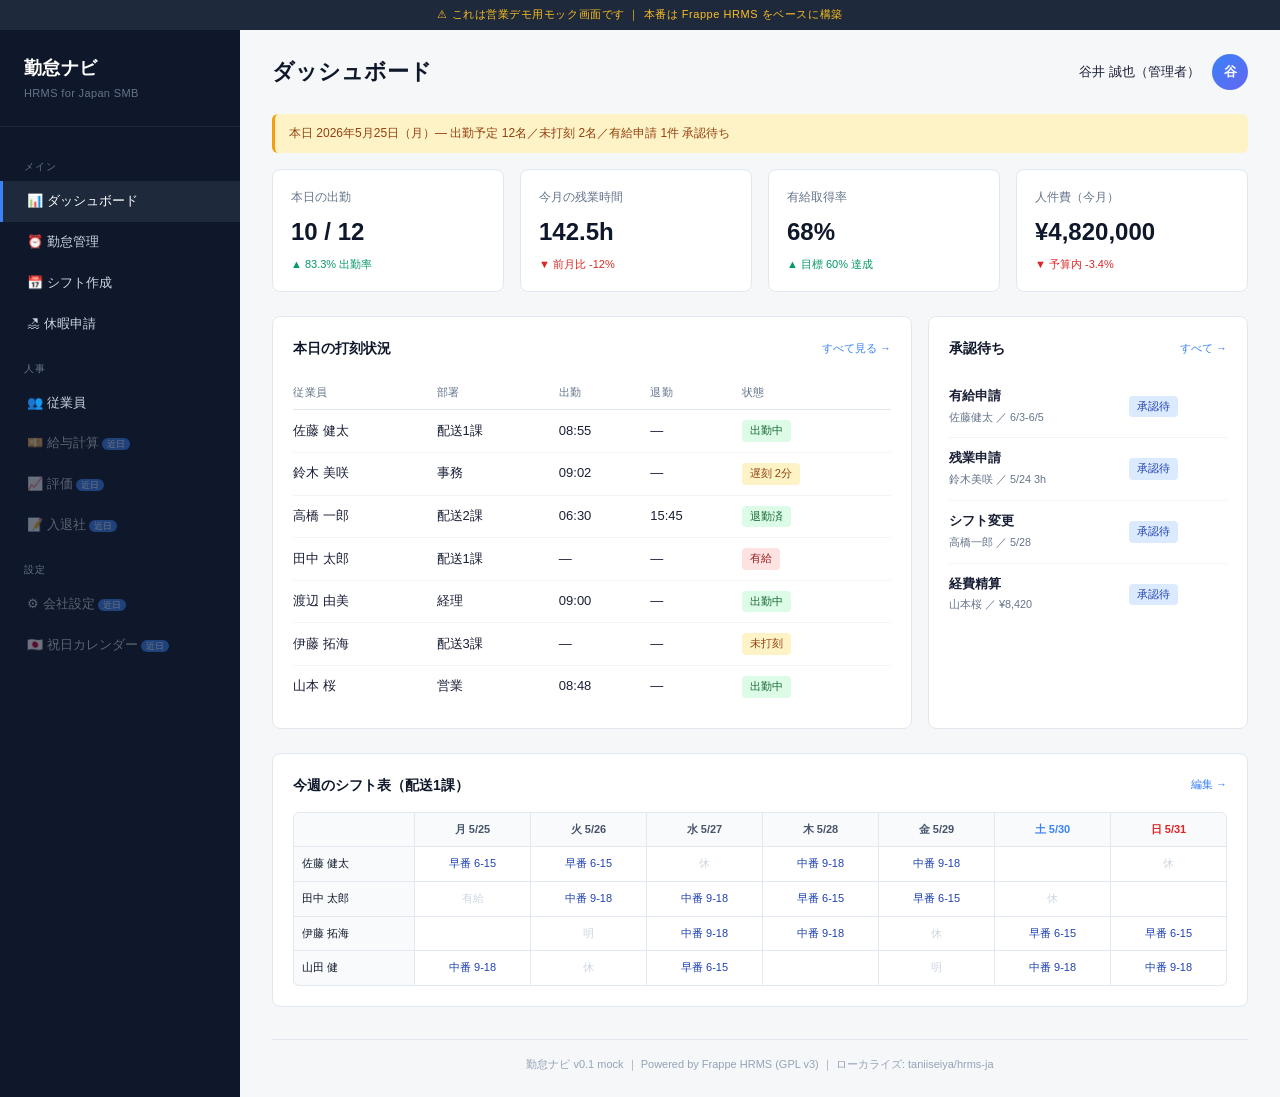
<file: mock/logistics.html>
<!DOCTYPE html>
<html lang="ja">
<head>
<meta charset="UTF-8">
<meta name="viewport" content="width=device-width, initial-scale=1.0">
<title>勤怠ナビ ｜ 中小企業向け勤怠・シフト・人事システム</title>
<style>
  *{box-sizing:border-box;margin:0;padding:0;-webkit-font-smoothing:antialiased}
  body{font-family:"Hiragino Sans","Yu Gothic UI","Meiryo",sans-serif;background:#f6f7f9;color:#1a1f36;font-size:14px;line-height:1.6}
  .wrap{display:grid;grid-template-columns:240px 1fr;min-height:100vh}
  aside{background:#0f172a;color:#cbd5e1;padding:24px 0}
  .logo{padding:0 24px 24px;border-bottom:1px solid #1e293b;font-weight:700;font-size:18px;color:#fff;letter-spacing:.02em}
  .logo small{display:block;font-size:11px;font-weight:400;color:#64748b;margin-top:2px}
  nav{padding:16px 0}
  nav a{display:block;padding:10px 24px;color:#cbd5e1;text-decoration:none;font-size:13px;border-left:3px solid transparent}
  nav a:hover{background:#1e293b;color:#fff}
  nav a.active{background:#1e293b;color:#fff;border-left-color:#3b82f6}
  nav .group{padding:16px 24px 6px;font-size:10px;color:#64748b;letter-spacing:.1em;text-transform:uppercase}
  main{padding:24px 32px;overflow-x:hidden}
  header{display:flex;justify-content:space-between;align-items:center;margin-bottom:24px}
  h1{font-size:22px;font-weight:700;color:#0f172a}
  .user{display:flex;align-items:center;gap:12px;font-size:13px}
  .avatar{width:36px;height:36px;border-radius:50%;background:linear-gradient(135deg,#3b82f6,#6366f1);color:#fff;display:flex;align-items:center;justify-content:center;font-weight:600}
  .cards{display:grid;grid-template-columns:repeat(4,1fr);gap:16px;margin-bottom:24px}
  .card{background:#fff;border:1px solid #e2e8f0;border-radius:8px;padding:18px}
  .card .label{color:#64748b;font-size:12px;margin-bottom:6px}
  .card .value{font-size:24px;font-weight:700;color:#0f172a}
  .card .delta{font-size:11px;margin-top:4px}
  .delta.up{color:#059669}.delta.down{color:#dc2626}
  .panels{display:grid;grid-template-columns:2fr 1fr;gap:16px;margin-bottom:24px}
  .panel{background:#fff;border:1px solid #e2e8f0;border-radius:8px;padding:20px}
  .panel h2{font-size:14px;font-weight:600;margin-bottom:16px;color:#0f172a;display:flex;justify-content:space-between;align-items:center}
  .panel h2 a{font-size:11px;color:#3b82f6;text-decoration:none;font-weight:400}
  table{width:100%;border-collapse:collapse;font-size:13px}
  th{text-align:left;color:#64748b;font-weight:500;font-size:11px;padding:8px 8px 8px 0;border-bottom:1px solid #e2e8f0;text-transform:uppercase;letter-spacing:.05em}
  td{padding:10px 8px 10px 0;border-bottom:1px solid #f1f5f9}
  tr:last-child td{border-bottom:none}
  .badge{display:inline-block;padding:2px 8px;border-radius:4px;font-size:11px;font-weight:500}
  .badge.ok{background:#dcfce7;color:#166534}
  .badge.late{background:#fef3c7;color:#92400e}
  .badge.off{background:#fee2e2;color:#991b1b}
  .badge.pending{background:#dbeafe;color:#1e40af}
  .shift-grid{display:grid;grid-template-columns:120px repeat(7,1fr);gap:1px;background:#e2e8f0;border:1px solid #e2e8f0;border-radius:6px;overflow:hidden;font-size:11px}
  .shift-grid > div{background:#fff;padding:8px;text-align:center}
  .shift-grid .hd{background:#f8fafc;font-weight:600;color:#475569}
  .shift-grid .name{background:#f8fafc;text-align:left;font-weight:500;color:#0f172a}
  .sh{background:#eff6ff;color:#1e40af;font-weight:500}
  .sh-night{background:#1e293b;color:#fff}
  .sh-off{color:#cbd5e1}
  .note{background:#fef3c7;color:#92400e;padding:10px 14px;border-radius:6px;font-size:12px;margin-bottom:16px;border-left:3px solid #f59e0b}
  footer{margin-top:32px;padding-top:16px;border-top:1px solid #e2e8f0;color:#94a3b8;font-size:11px;text-align:center}
  .mock-banner{position:fixed;top:0;left:0;right:0;background:#1e293b;color:#fbbf24;text-align:center;padding:6px;font-size:11px;z-index:100;letter-spacing:.05em}
  .wrap{padding-top:30px}
</style>
</head>
<body>
<div class="mock-banner">⚠ これは営業デモ用モック画面です ｜ 本番は Frappe HRMS をベースに構築</div>
<div class="wrap">
  <aside>
    <div class="logo">勤怠ナビ<small>HRMS for Japan SMB</small></div>
    <nav>
      <div class="group">メイン</div>
      <a href="logistics.html" class="active">📊 ダッシュボード</a>
      <a href="attendance.html?industry=logistics">⏰ 勤怠管理</a>
      <a href="shift.html?industry=logistics">📅 シフト作成</a>
      <a href="leave.html?industry=logistics">🏖 休暇申請</a>
      <div class="group">人事</div>
      <a href="employees.html?industry=logistics">👥 従業員</a>
      <a href="#" style="opacity:.4">💴 給与計算 <span style="font-size:9px;background:#3b82f6;color:#fff;padding:1px 5px;border-radius:8px">近日</span></a>
      <a href="#" style="opacity:.4">📈 評価 <span style="font-size:9px;background:#3b82f6;color:#fff;padding:1px 5px;border-radius:8px">近日</span></a>
      <a href="#" style="opacity:.4">📝 入退社 <span style="font-size:9px;background:#3b82f6;color:#fff;padding:1px 5px;border-radius:8px">近日</span></a>
      <div class="group">設定</div>
      <a href="#" style="opacity:.4">⚙ 会社設定 <span style="font-size:9px;background:#3b82f6;color:#fff;padding:1px 5px;border-radius:8px">近日</span></a>
      <a href="#" style="opacity:.4">🇯🇵 祝日カレンダー <span style="font-size:9px;background:#3b82f6;color:#fff;padding:1px 5px;border-radius:8px">近日</span></a>
    </nav>
  </aside>
  <main>
    <header>
      <h1>ダッシュボード</h1>
      <div class="user">
        <span>谷井 誠也（管理者）</span>
        <div class="avatar">谷</div>
      </div>
    </header>

    <div class="note">本日 2026年5月25日（月）— 出勤予定 12名／未打刻 2名／有給申請 1件 承認待ち</div>

    <div class="cards">
      <div class="card">
        <div class="label">本日の出勤</div>
        <div class="value">10 / 12</div>
        <div class="delta up">▲ 83.3% 出勤率</div>
      </div>
      <div class="card">
        <div class="label">今月の残業時間</div>
        <div class="value">142.5h</div>
        <div class="delta down">▼ 前月比 -12%</div>
      </div>
      <div class="card">
        <div class="label">有給取得率</div>
        <div class="value">68%</div>
        <div class="delta up">▲ 目標 60% 達成</div>
      </div>
      <div class="card">
        <div class="label">人件費（今月）</div>
        <div class="value">¥4,820,000</div>
        <div class="delta down">▼ 予算内 -3.4%</div>
      </div>
    </div>

    <div class="panels">
      <div class="panel">
        <h2>本日の打刻状況 <a href="attendance.html?industry=logistics">すべて見る →</a></h2>
        <table>
          <thead>
            <tr><th>従業員</th><th>部署</th><th>出勤</th><th>退勤</th><th>状態</th></tr>
          </thead>
          <tbody>
            <tr><td>佐藤 健太</td><td>配送1課</td><td>08:55</td><td>—</td><td><span class="badge ok">出勤中</span></td></tr>
            <tr><td>鈴木 美咲</td><td>事務</td><td>09:02</td><td>—</td><td><span class="badge late">遅刻 2分</span></td></tr>
            <tr><td>高橋 一郎</td><td>配送2課</td><td>06:30</td><td>15:45</td><td><span class="badge ok">退勤済</span></td></tr>
            <tr><td>田中 太郎</td><td>配送1課</td><td>—</td><td>—</td><td><span class="badge off">有給</span></td></tr>
            <tr><td>渡辺 由美</td><td>経理</td><td>09:00</td><td>—</td><td><span class="badge ok">出勤中</span></td></tr>
            <tr><td>伊藤 拓海</td><td>配送3課</td><td>—</td><td>—</td><td><span class="badge late">未打刻</span></td></tr>
            <tr><td>山本 桜</td><td>営業</td><td>08:48</td><td>—</td><td><span class="badge ok">出勤中</span></td></tr>
          </tbody>
        </table>
      </div>

      <div class="panel">
        <h2>承認待ち <a href="leave.html?industry=logistics">すべて →</a></h2>
        <table>
          <tbody>
            <tr><td><strong>有給申請</strong><br><small style="color:#64748b">佐藤健太 ／ 6/3-6/5</small></td><td><span class="badge pending">承認待</span></td></tr>
            <tr><td><strong>残業申請</strong><br><small style="color:#64748b">鈴木美咲 ／ 5/24 3h</small></td><td><span class="badge pending">承認待</span></td></tr>
            <tr><td><strong>シフト変更</strong><br><small style="color:#64748b">高橋一郎 ／ 5/28</small></td><td><span class="badge pending">承認待</span></td></tr>
            <tr><td><strong>経費精算</strong><br><small style="color:#64748b">山本桜 ／ ¥8,420</small></td><td><span class="badge pending">承認待</span></td></tr>
          </tbody>
        </table>
      </div>
    </div>

    <div class="panel">
      <h2>今週のシフト表（配送1課） <a href="shift.html?industry=logistics">編集 →</a></h2>
      <div class="shift-grid">
        <div class="hd"></div>
        <div class="hd">月 5/25</div><div class="hd">火 5/26</div><div class="hd">水 5/27</div><div class="hd">木 5/28</div><div class="hd">金 5/29</div><div class="hd" style="color:#3b82f6">土 5/30</div><div class="hd" style="color:#dc2626">日 5/31</div>
        <div class="name">佐藤 健太</div>
        <div class="sh">早番 6-15</div><div class="sh">早番 6-15</div><div class="sh-off">休</div><div class="sh">中番 9-18</div><div class="sh">中番 9-18</div><div class="sh-night">夜 22-7</div><div class="sh-off">休</div>
        <div class="name">田中 太郎</div>
        <div class="sh-off">有給</div><div class="sh">中番 9-18</div><div class="sh">中番 9-18</div><div class="sh">早番 6-15</div><div class="sh">早番 6-15</div><div class="sh-off">休</div><div class="sh-night">夜 22-7</div>
        <div class="name">伊藤 拓海</div>
        <div class="sh-night">夜 22-7</div><div class="sh-off">明</div><div class="sh">中番 9-18</div><div class="sh">中番 9-18</div><div class="sh-off">休</div><div class="sh">早番 6-15</div><div class="sh">早番 6-15</div>
        <div class="name">山田 健</div>
        <div class="sh">中番 9-18</div><div class="sh-off">休</div><div class="sh">早番 6-15</div><div class="sh-night">夜 22-7</div><div class="sh-off">明</div><div class="sh">中番 9-18</div><div class="sh">中番 9-18</div>
      </div>
    </div>

    <footer>
      勤怠ナビ v0.1 mock ｜ Powered by Frappe HRMS (GPL v3) ｜ ローカライズ: taniiseiya/hrms-ja
    </footer>
  </main>
</div>
</body>
</html>
</file>
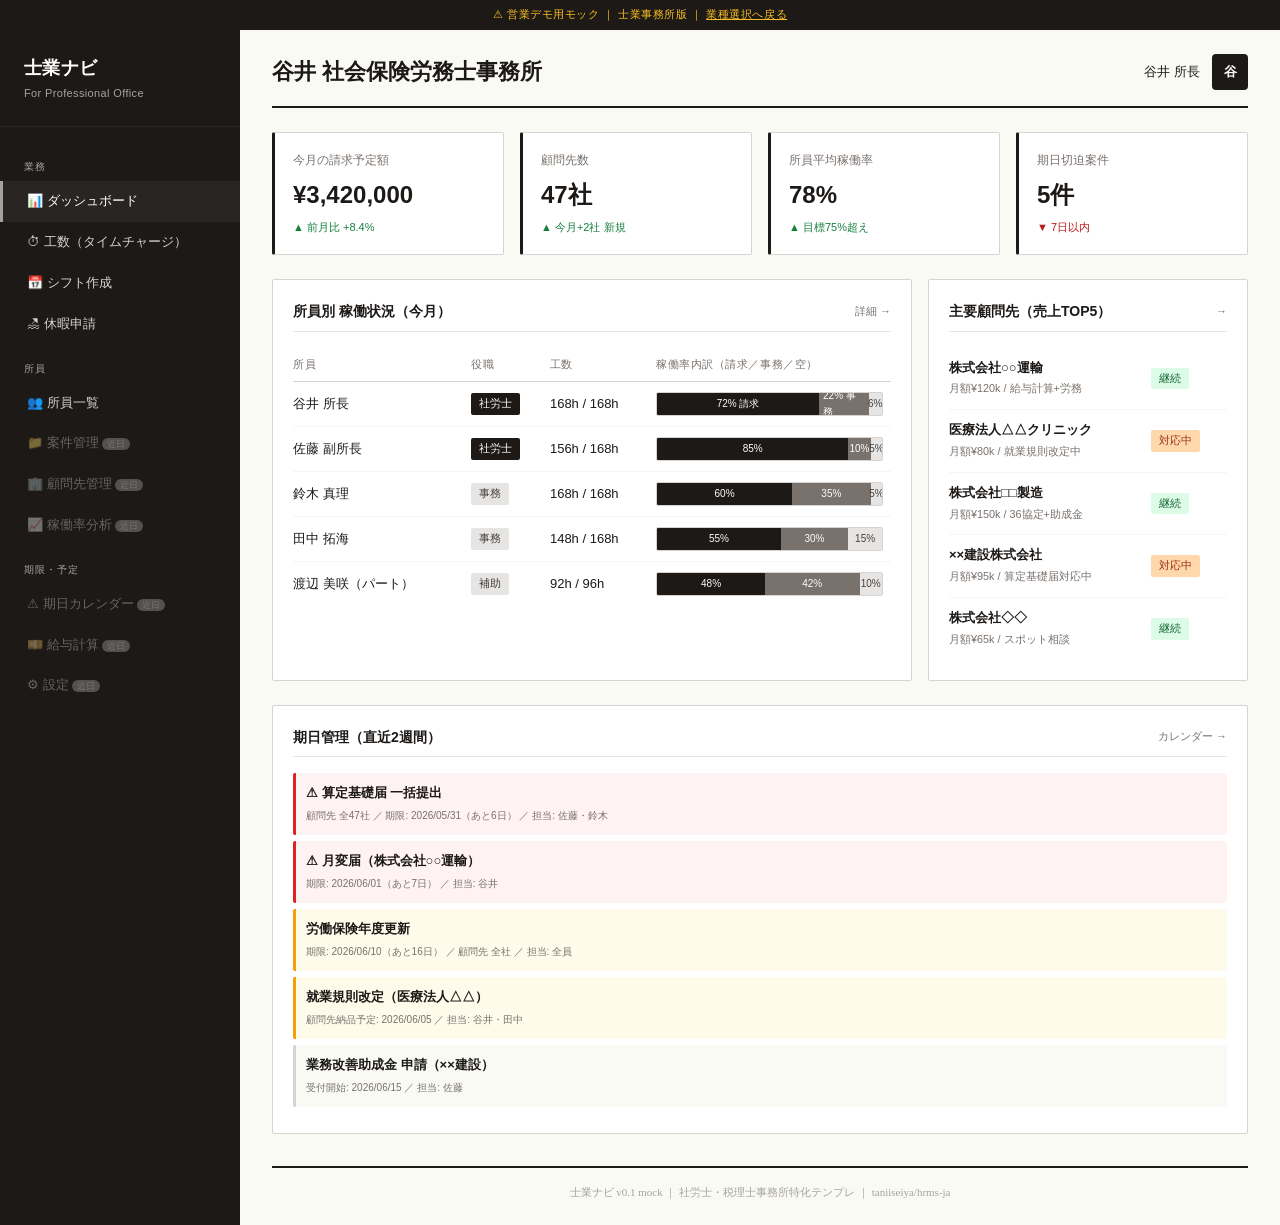
<file: mock/professional.html>
<!DOCTYPE html>
<html lang="ja">
<head>
<meta charset="UTF-8">
<meta name="viewport" content="width=device-width, initial-scale=1.0">
<title>士業ナビ ｜ 社労士・税理士事務所向け業務管理システム</title>
<style>
  *{box-sizing:border-box;margin:0;padding:0;-webkit-font-smoothing:antialiased}
  body{font-family:"Hiragino Mincho ProN","Yu Mincho","Hiragino Sans","Yu Gothic UI",serif;background:#fafaf5;color:#1c1917;font-size:14px;line-height:1.6}
  .wrap{display:grid;grid-template-columns:240px 1fr;min-height:100vh;padding-top:30px}
  aside{background:#1c1917;color:#d6d3d1;padding:24px 0;font-family:"Hiragino Sans","Yu Gothic UI",sans-serif}
  .logo{padding:0 24px 24px;border-bottom:1px solid #292524;font-weight:700;font-size:18px;color:#fff;letter-spacing:.02em}
  .logo small{display:block;font-size:11px;font-weight:400;color:#a8a29e;margin-top:2px}
  nav{padding:16px 0}
  nav a{display:block;padding:10px 24px;color:#d6d3d1;text-decoration:none;font-size:13px;border-left:3px solid transparent}
  nav a:hover{background:#292524;color:#fff}
  nav a.active{background:#292524;color:#fff;border-left-color:#a8a29e}
  nav .group{padding:16px 24px 6px;font-size:10px;color:#a8a29e;letter-spacing:.1em;text-transform:uppercase}
  main{padding:24px 32px;overflow-x:hidden;font-family:"Hiragino Sans","Yu Gothic UI",sans-serif}
  header{display:flex;justify-content:space-between;align-items:center;margin-bottom:24px;padding-bottom:16px;border-bottom:2px solid #1c1917}
  h1{font-size:22px;font-weight:700;color:#1c1917;font-family:"Hiragino Mincho ProN","Yu Mincho",serif}
  .user{display:flex;align-items:center;gap:12px;font-size:13px}
  .avatar{width:36px;height:36px;border-radius:4px;background:#1c1917;color:#fff;display:flex;align-items:center;justify-content:center;font-weight:600}
  .cards{display:grid;grid-template-columns:repeat(4,1fr);gap:16px;margin-bottom:24px}
  .card{background:#fff;border:1px solid #d6d3d1;border-radius:2px;padding:18px;border-left:3px solid #1c1917}
  .card .label{color:#78716c;font-size:12px;margin-bottom:6px}
  .card .value{font-size:24px;font-weight:700;color:#1c1917}
  .card .delta{font-size:11px;margin-top:4px}
  .delta.up{color:#15803d}.delta.down{color:#b91c1c}
  .panels{display:grid;grid-template-columns:2fr 1fr;gap:16px;margin-bottom:24px}
  .panel{background:#fff;border:1px solid #d6d3d1;border-radius:2px;padding:20px}
  .panel h2{font-size:14px;font-weight:600;margin-bottom:16px;color:#1c1917;display:flex;justify-content:space-between;align-items:center;padding-bottom:8px;border-bottom:1px solid #e7e5e4}
  .panel h2 a{font-size:11px;color:#78716c;text-decoration:none;font-weight:400}
  table{width:100%;border-collapse:collapse;font-size:13px}
  th{text-align:left;color:#78716c;font-weight:500;font-size:11px;padding:8px 8px 8px 0;border-bottom:1px solid #d6d3d1;text-transform:uppercase;letter-spacing:.05em}
  td{padding:10px 8px 10px 0;border-bottom:1px solid #f5f5f4}
  tr:last-child td{border-bottom:none}
  .badge{display:inline-block;padding:2px 8px;border-radius:2px;font-size:11px;font-weight:500}
  .badge.shi{background:#1c1917;color:#fff}
  .badge.staff{background:#e7e5e4;color:#44403c}
  .badge.urgent{background:#fecaca;color:#991b1b}
  .badge.high{background:#fed7aa;color:#9a3412}
  .badge.normal{background:#dbeafe;color:#1e40af}
  .badge.done{background:#dcfce7;color:#166534}
  .util-bar{display:flex;height:24px;border-radius:2px;overflow:hidden;border:1px solid #d6d3d1;font-size:10px;color:#fff}
  .util-bar div{display:flex;align-items:center;justify-content:center;padding:0 4px}
  .util-chargable{background:#1c1917}
  .util-admin{background:#78716c}
  .util-free{background:#e7e5e4;color:#44403c}
  .deadline-row{padding:10px;margin-bottom:6px;border-radius:2px;background:#fafaf5;border-left:3px solid #d6d3d1;font-size:12px}
  .deadline-row.urgent{border-left-color:#dc2626;background:#fef2f2}
  .deadline-row.warn{border-left-color:#f59e0b;background:#fffbeb}
  .deadline-row strong{display:block;color:#1c1917;font-size:13px;margin-bottom:2px}
  .deadline-row small{color:#78716c}
  footer{margin-top:32px;padding-top:16px;border-top:2px solid #1c1917;color:#a8a29e;font-size:11px;text-align:center;font-family:"Hiragino Mincho ProN",serif}
  .mock-banner{position:fixed;top:0;left:0;right:0;background:#1c1917;color:#fbbf24;text-align:center;padding:6px;font-size:11px;z-index:100;letter-spacing:.05em;font-family:"Hiragino Sans",sans-serif}
</style>
</head>
<body>
<div class="mock-banner">⚠ 営業デモ用モック ｜ 士業事務所版 ｜ <a href="index.html" style="color:#fbbf24">業種選択へ戻る</a></div>
<div class="wrap">
  <aside>
    <div class="logo">士業ナビ<small>For Professional Office</small></div>
    <nav>
      <div class="group">業務</div>
      <a href="professional.html" class="active">📊 ダッシュボード</a>
      <a href="attendance.html?industry=professional">⏱ 工数（タイムチャージ）</a>
      <a href="shift.html?industry=professional">📅 シフト作成</a>
      <a href="leave.html?industry=professional">🏖 休暇申請</a>
      <div class="group">所員</div>
      <a href="employees.html?industry=professional">👥 所員一覧</a>
      <a href="#" style="opacity:.4">📁 案件管理 <span style="font-size:9px;background:#a8a29e;color:#fff;padding:1px 5px;border-radius:8px">近日</span></a>
      <a href="#" style="opacity:.4">🏢 顧問先管理 <span style="font-size:9px;background:#a8a29e;color:#fff;padding:1px 5px;border-radius:8px">近日</span></a>
      <a href="#" style="opacity:.4">📈 稼働率分析 <span style="font-size:9px;background:#a8a29e;color:#fff;padding:1px 5px;border-radius:8px">近日</span></a>
      <div class="group">期限・予定</div>
      <a href="#" style="opacity:.4">⚠ 期日カレンダー <span style="font-size:9px;background:#a8a29e;color:#fff;padding:1px 5px;border-radius:8px">近日</span></a>
      <a href="#" style="opacity:.4">💴 給与計算 <span style="font-size:9px;background:#a8a29e;color:#fff;padding:1px 5px;border-radius:8px">近日</span></a>
      <a href="#" style="opacity:.4">⚙ 設定 <span style="font-size:9px;background:#a8a29e;color:#fff;padding:1px 5px;border-radius:8px">近日</span></a>
    </nav>
  </aside>
  <main>
    <header>
      <h1>谷井 社会保険労務士事務所</h1>
      <div class="user">
        <span>谷井 所長</span>
        <div class="avatar">谷</div>
      </div>
    </header>

    <div class="cards">
      <div class="card">
        <div class="label">今月の請求予定額</div>
        <div class="value">¥3,420,000</div>
        <div class="delta up">▲ 前月比 +8.4%</div>
      </div>
      <div class="card">
        <div class="label">顧問先数</div>
        <div class="value">47社</div>
        <div class="delta up">▲ 今月+2社 新規</div>
      </div>
      <div class="card">
        <div class="label">所員平均稼働率</div>
        <div class="value">78%</div>
        <div class="delta up">▲ 目標75%超え</div>
      </div>
      <div class="card">
        <div class="label">期日切迫案件</div>
        <div class="value">5件</div>
        <div class="delta down">▼ 7日以内</div>
      </div>
    </div>

    <div class="panels">
      <div class="panel">
        <h2>所員別 稼働状況（今月） <a href="attendance.html?industry=professional">詳細 →</a></h2>
        <table>
          <thead>
            <tr><th>所員</th><th>役職</th><th>工数</th><th>稼働率内訳（請求／事務／空）</th></tr>
          </thead>
          <tbody>
            <tr>
              <td>谷井 所長</td>
              <td><span class="badge shi">社労士</span></td>
              <td>168h / 168h</td>
              <td>
                <div class="util-bar">
                  <div class="util-chargable" style="width:72%">72% 請求</div>
                  <div class="util-admin" style="width:22%">22% 事務</div>
                  <div class="util-free" style="width:6%">6%</div>
                </div>
              </td>
            </tr>
            <tr>
              <td>佐藤 副所長</td>
              <td><span class="badge shi">社労士</span></td>
              <td>156h / 168h</td>
              <td>
                <div class="util-bar">
                  <div class="util-chargable" style="width:85%">85%</div>
                  <div class="util-admin" style="width:10%">10%</div>
                  <div class="util-free" style="width:5%">5%</div>
                </div>
              </td>
            </tr>
            <tr>
              <td>鈴木 真理</td>
              <td><span class="badge staff">事務</span></td>
              <td>168h / 168h</td>
              <td>
                <div class="util-bar">
                  <div class="util-chargable" style="width:60%">60%</div>
                  <div class="util-admin" style="width:35%">35%</div>
                  <div class="util-free" style="width:5%">5%</div>
                </div>
              </td>
            </tr>
            <tr>
              <td>田中 拓海</td>
              <td><span class="badge staff">事務</span></td>
              <td>148h / 168h</td>
              <td>
                <div class="util-bar">
                  <div class="util-chargable" style="width:55%">55%</div>
                  <div class="util-admin" style="width:30%">30%</div>
                  <div class="util-free" style="width:15%">15%</div>
                </div>
              </td>
            </tr>
            <tr>
              <td>渡辺 美咲（パート）</td>
              <td><span class="badge staff">補助</span></td>
              <td>92h / 96h</td>
              <td>
                <div class="util-bar">
                  <div class="util-chargable" style="width:48%">48%</div>
                  <div class="util-admin" style="width:42%">42%</div>
                  <div class="util-free" style="width:10%">10%</div>
                </div>
              </td>
            </tr>
          </tbody>
        </table>
      </div>

      <div class="panel">
        <h2>主要顧問先（売上TOP5） <a href="employees.html?industry=professional">→</a></h2>
        <table>
          <tbody>
            <tr><td><strong>株式会社○○運輸</strong><br><small style="color:#78716c">月額¥120k / 給与計算+労務</small></td><td><span class="badge done">継続</span></td></tr>
            <tr><td><strong>医療法人△△クリニック</strong><br><small style="color:#78716c">月額¥80k / 就業規則改定中</small></td><td><span class="badge high">対応中</span></td></tr>
            <tr><td><strong>株式会社□□製造</strong><br><small style="color:#78716c">月額¥150k / 36協定+助成金</small></td><td><span class="badge done">継続</span></td></tr>
            <tr><td><strong>××建設株式会社</strong><br><small style="color:#78716c">月額¥95k / 算定基礎届対応中</small></td><td><span class="badge high">対応中</span></td></tr>
            <tr><td><strong>株式会社◇◇</strong><br><small style="color:#78716c">月額¥65k / スポット相談</small></td><td><span class="badge done">継続</span></td></tr>
          </tbody>
        </table>
      </div>
    </div>

    <div class="panel">
      <h2>期日管理（直近2週間） <a href="leave.html?industry=professional">カレンダー →</a></h2>
      <div class="deadline-row urgent">
        <strong>⚠ 算定基礎届 一括提出</strong>
        <small>顧問先 全47社 ／ 期限: 2026/05/31（あと6日） ／ 担当: 佐藤・鈴木</small>
      </div>
      <div class="deadline-row urgent">
        <strong>⚠ 月変届（株式会社○○運輸）</strong>
        <small>期限: 2026/06/01（あと7日） ／ 担当: 谷井</small>
      </div>
      <div class="deadline-row warn">
        <strong>労働保険年度更新</strong>
        <small>期限: 2026/06/10（あと16日） ／ 顧問先 全社 ／ 担当: 全員</small>
      </div>
      <div class="deadline-row warn">
        <strong>就業規則改定（医療法人△△）</strong>
        <small>顧問先納品予定: 2026/06/05 ／ 担当: 谷井・田中</small>
      </div>
      <div class="deadline-row">
        <strong>業務改善助成金 申請（××建設）</strong>
        <small>受付開始: 2026/06/15 ／ 担当: 佐藤</small>
      </div>
    </div>

    <footer>
      士業ナビ v0.1 mock ｜ 社労士・税理士事務所特化テンプレ ｜ taniiseiya/hrms-ja
    </footer>
  </main>
</div>
</body>
</html>
</file>
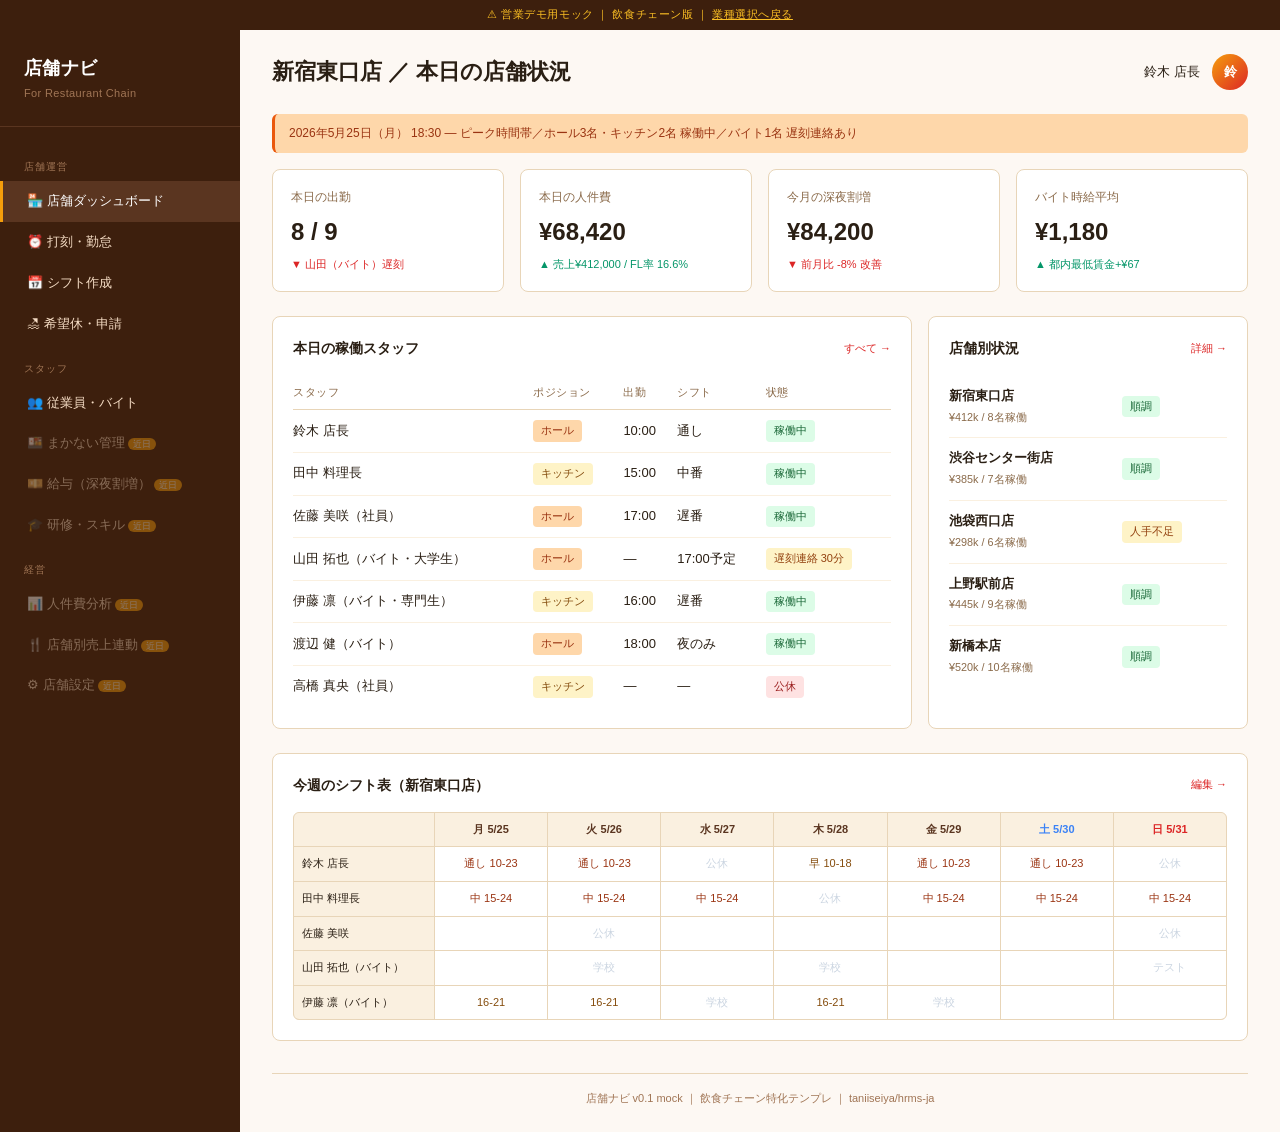
<file: mock/restaurant.html>
<!DOCTYPE html>
<html lang="ja">
<head>
<meta charset="UTF-8">
<meta name="viewport" content="width=device-width, initial-scale=1.0">
<title>店舗ナビ ｜ 飲食チェーン向け勤怠・シフト・人事システム</title>
<style>
  *{box-sizing:border-box;margin:0;padding:0;-webkit-font-smoothing:antialiased}
  body{font-family:"Hiragino Sans","Yu Gothic UI","Meiryo",sans-serif;background:#fdf8f3;color:#2a1f14;font-size:14px;line-height:1.6}
  .wrap{display:grid;grid-template-columns:240px 1fr;min-height:100vh;padding-top:30px}
  aside{background:#3d1f0d;color:#f5dcc4;padding:24px 0}
  .logo{padding:0 24px 24px;border-bottom:1px solid #5a3520;font-weight:700;font-size:18px;color:#fff;letter-spacing:.02em}
  .logo small{display:block;font-size:11px;font-weight:400;color:#a07555;margin-top:2px}
  nav{padding:16px 0}
  nav a{display:block;padding:10px 24px;color:#f5dcc4;text-decoration:none;font-size:13px;border-left:3px solid transparent}
  nav a:hover{background:#5a3520;color:#fff}
  nav a.active{background:#5a3520;color:#fff;border-left-color:#f59e0b}
  nav .group{padding:16px 24px 6px;font-size:10px;color:#a07555;letter-spacing:.1em;text-transform:uppercase}
  main{padding:24px 32px;overflow-x:hidden}
  header{display:flex;justify-content:space-between;align-items:center;margin-bottom:24px}
  h1{font-size:22px;font-weight:700;color:#2a1f14}
  .user{display:flex;align-items:center;gap:12px;font-size:13px}
  .avatar{width:36px;height:36px;border-radius:50%;background:linear-gradient(135deg,#f59e0b,#dc2626);color:#fff;display:flex;align-items:center;justify-content:center;font-weight:600}
  .cards{display:grid;grid-template-columns:repeat(4,1fr);gap:16px;margin-bottom:24px}
  .card{background:#fff;border:1px solid #e8d5b8;border-radius:8px;padding:18px}
  .card .label{color:#8a6a4a;font-size:12px;margin-bottom:6px}
  .card .value{font-size:24px;font-weight:700;color:#2a1f14}
  .card .delta{font-size:11px;margin-top:4px}
  .delta.up{color:#059669}.delta.down{color:#dc2626}
  .panels{display:grid;grid-template-columns:2fr 1fr;gap:16px;margin-bottom:24px}
  .panel{background:#fff;border:1px solid #e8d5b8;border-radius:8px;padding:20px}
  .panel h2{font-size:14px;font-weight:600;margin-bottom:16px;color:#2a1f14;display:flex;justify-content:space-between;align-items:center}
  .panel h2 a{font-size:11px;color:#dc2626;text-decoration:none;font-weight:400}
  table{width:100%;border-collapse:collapse;font-size:13px}
  th{text-align:left;color:#8a6a4a;font-weight:500;font-size:11px;padding:8px 8px 8px 0;border-bottom:1px solid #e8d5b8;text-transform:uppercase;letter-spacing:.05em}
  td{padding:10px 8px 10px 0;border-bottom:1px solid #faf0e0}
  tr:last-child td{border-bottom:none}
  .badge{display:inline-block;padding:2px 8px;border-radius:4px;font-size:11px;font-weight:500}
  .badge.hall{background:#fed7aa;color:#9a3412}
  .badge.kitchen{background:#fef3c7;color:#854d0e}
  .badge.ok{background:#dcfce7;color:#166534}
  .badge.late{background:#fef3c7;color:#92400e}
  .badge.off{background:#fee2e2;color:#991b1b}
  .badge.pending{background:#dbeafe;color:#1e40af}
  .shift-grid{display:grid;grid-template-columns:140px repeat(7,1fr);gap:1px;background:#e8d5b8;border:1px solid #e8d5b8;border-radius:6px;overflow:hidden;font-size:11px}
  .shift-grid > div{background:#fff;padding:8px;text-align:center}
  .shift-grid .hd{background:#faf0e0;font-weight:600;color:#5a3520}
  .shift-grid .name{background:#faf0e0;text-align:left;font-weight:500;color:#2a1f14}
  .sh{background:#fef3c7;color:#854d0e;font-weight:500}
  .sh-mid{background:#fed7aa;color:#9a3412;font-weight:500}
  .sh-close{background:#3d1f0d;color:#fff;font-weight:500}
  .sh-off{color:#cbd5e1}
  .note{background:#fed7aa;color:#9a3412;padding:10px 14px;border-radius:6px;font-size:12px;margin-bottom:16px;border-left:3px solid #ea580c}
  footer{margin-top:32px;padding-top:16px;border-top:1px solid #e8d5b8;color:#a07555;font-size:11px;text-align:center}
  .mock-banner{position:fixed;top:0;left:0;right:0;background:#3d1f0d;color:#fbbf24;text-align:center;padding:6px;font-size:11px;z-index:100;letter-spacing:.05em}
</style>
</head>
<body>
<div class="mock-banner">⚠ 営業デモ用モック ｜ 飲食チェーン版 ｜ <a href="index.html" style="color:#fbbf24">業種選択へ戻る</a></div>
<div class="wrap">
  <aside>
    <div class="logo">店舗ナビ<small>For Restaurant Chain</small></div>
    <nav>
      <div class="group">店舗運営</div>
      <a href="restaurant.html" class="active">🏪 店舗ダッシュボード</a>
      <a href="attendance.html?industry=restaurant">⏰ 打刻・勤怠</a>
      <a href="shift.html?industry=restaurant">📅 シフト作成</a>
      <a href="leave.html?industry=restaurant">🏖 希望休・申請</a>
      <div class="group">スタッフ</div>
      <a href="employees.html?industry=restaurant">👥 従業員・バイト</a>
      <a href="#" style="opacity:.4">🍱 まかない管理 <span style="font-size:9px;background:#f59e0b;color:#fff;padding:1px 5px;border-radius:8px">近日</span></a>
      <a href="#" style="opacity:.4">💴 給与（深夜割増） <span style="font-size:9px;background:#f59e0b;color:#fff;padding:1px 5px;border-radius:8px">近日</span></a>
      <a href="#" style="opacity:.4">🎓 研修・スキル <span style="font-size:9px;background:#f59e0b;color:#fff;padding:1px 5px;border-radius:8px">近日</span></a>
      <div class="group">経営</div>
      <a href="#" style="opacity:.4">📊 人件費分析 <span style="font-size:9px;background:#f59e0b;color:#fff;padding:1px 5px;border-radius:8px">近日</span></a>
      <a href="#" style="opacity:.4">🍴 店舗別売上連動 <span style="font-size:9px;background:#f59e0b;color:#fff;padding:1px 5px;border-radius:8px">近日</span></a>
      <a href="#" style="opacity:.4">⚙ 店舗設定 <span style="font-size:9px;background:#f59e0b;color:#fff;padding:1px 5px;border-radius:8px">近日</span></a>
    </nav>
  </aside>
  <main>
    <header>
      <h1>新宿東口店 ／ 本日の店舗状況</h1>
      <div class="user">
        <span>鈴木 店長</span>
        <div class="avatar">鈴</div>
      </div>
    </header>

    <div class="note">2026年5月25日（月） 18:30 — ピーク時間帯／ホール3名・キッチン2名 稼働中／バイト1名 遅刻連絡あり</div>

    <div class="cards">
      <div class="card">
        <div class="label">本日の出勤</div>
        <div class="value">8 / 9</div>
        <div class="delta down">▼ 山田（バイト）遅刻</div>
      </div>
      <div class="card">
        <div class="label">本日の人件費</div>
        <div class="value">¥68,420</div>
        <div class="delta up">▲ 売上¥412,000 / FL率 16.6%</div>
      </div>
      <div class="card">
        <div class="label">今月の深夜割増</div>
        <div class="value">¥84,200</div>
        <div class="delta down">▼ 前月比 -8% 改善</div>
      </div>
      <div class="card">
        <div class="label">バイト時給平均</div>
        <div class="value">¥1,180</div>
        <div class="delta up">▲ 都内最低賃金+¥67</div>
      </div>
    </div>

    <div class="panels">
      <div class="panel">
        <h2>本日の稼働スタッフ <a href="attendance.html?industry=restaurant">すべて →</a></h2>
        <table>
          <thead>
            <tr><th>スタッフ</th><th>ポジション</th><th>出勤</th><th>シフト</th><th>状態</th></tr>
          </thead>
          <tbody>
            <tr><td>鈴木 店長</td><td><span class="badge hall">ホール</span></td><td>10:00</td><td>通し</td><td><span class="badge ok">稼働中</span></td></tr>
            <tr><td>田中 料理長</td><td><span class="badge kitchen">キッチン</span></td><td>15:00</td><td>中番</td><td><span class="badge ok">稼働中</span></td></tr>
            <tr><td>佐藤 美咲（社員）</td><td><span class="badge hall">ホール</span></td><td>17:00</td><td>遅番</td><td><span class="badge ok">稼働中</span></td></tr>
            <tr><td>山田 拓也（バイト・大学生）</td><td><span class="badge hall">ホール</span></td><td>—</td><td>17:00予定</td><td><span class="badge late">遅刻連絡 30分</span></td></tr>
            <tr><td>伊藤 凛（バイト・専門生）</td><td><span class="badge kitchen">キッチン</span></td><td>16:00</td><td>遅番</td><td><span class="badge ok">稼働中</span></td></tr>
            <tr><td>渡辺 健（バイト）</td><td><span class="badge hall">ホール</span></td><td>18:00</td><td>夜のみ</td><td><span class="badge ok">稼働中</span></td></tr>
            <tr><td>高橋 真央（社員）</td><td><span class="badge kitchen">キッチン</span></td><td>—</td><td>—</td><td><span class="badge off">公休</span></td></tr>
          </tbody>
        </table>
      </div>

      <div class="panel">
        <h2>店舗別状況 <a href="employees.html?industry=restaurant">詳細 →</a></h2>
        <table>
          <tbody>
            <tr><td><strong>新宿東口店</strong><br><small style="color:#8a6a4a">¥412k / 8名稼働</small></td><td><span class="badge ok">順調</span></td></tr>
            <tr><td><strong>渋谷センター街店</strong><br><small style="color:#8a6a4a">¥385k / 7名稼働</small></td><td><span class="badge ok">順調</span></td></tr>
            <tr><td><strong>池袋西口店</strong><br><small style="color:#8a6a4a">¥298k / 6名稼働</small></td><td><span class="badge late">人手不足</span></td></tr>
            <tr><td><strong>上野駅前店</strong><br><small style="color:#8a6a4a">¥445k / 9名稼働</small></td><td><span class="badge ok">順調</span></td></tr>
            <tr><td><strong>新橋本店</strong><br><small style="color:#8a6a4a">¥520k / 10名稼働</small></td><td><span class="badge ok">順調</span></td></tr>
          </tbody>
        </table>
      </div>
    </div>

    <div class="panel">
      <h2>今週のシフト表（新宿東口店） <a href="shift.html?industry=restaurant">編集 →</a></h2>
      <div class="shift-grid">
        <div class="hd"></div>
        <div class="hd">月 5/25</div><div class="hd">火 5/26</div><div class="hd">水 5/27</div><div class="hd">木 5/28</div><div class="hd">金 5/29</div><div class="hd" style="color:#3b82f6">土 5/30</div><div class="hd" style="color:#dc2626">日 5/31</div>
        <div class="name">鈴木 店長</div>
        <div class="sh-mid">通し 10-23</div><div class="sh-mid">通し 10-23</div><div class="sh-off">公休</div><div class="sh">早 10-18</div><div class="sh-mid">通し 10-23</div><div class="sh-mid">通し 10-23</div><div class="sh-off">公休</div>
        <div class="name">田中 料理長</div>
        <div class="sh-mid">中 15-24</div><div class="sh-mid">中 15-24</div><div class="sh-mid">中 15-24</div><div class="sh-off">公休</div><div class="sh-mid">中 15-24</div><div class="sh-mid">中 15-24</div><div class="sh-mid">中 15-24</div>
        <div class="name">佐藤 美咲</div>
        <div class="sh-close">遅 17-翌2</div><div class="sh-off">公休</div><div class="sh-close">遅 17-翌2</div><div class="sh-close">遅 17-翌2</div><div class="sh-close">遅 17-翌2</div><div class="sh-close">遅 17-翌2</div><div class="sh-off">公休</div>
        <div class="name">山田 拓也（バイト）</div>
        <div class="sh-close">17-22</div><div class="sh-off">学校</div><div class="sh-close">17-22</div><div class="sh-off">学校</div><div class="sh-close">17-翌1</div><div class="sh-close">17-翌1</div><div class="sh-off">テスト</div>
        <div class="name">伊藤 凛（バイト）</div>
        <div class="sh">16-21</div><div class="sh">16-21</div><div class="sh-off">学校</div><div class="sh">16-21</div><div class="sh-off">学校</div><div class="sh-close">16-翌1</div><div class="sh-close">16-翌1</div>
      </div>
    </div>

    <footer>
      店舗ナビ v0.1 mock ｜ 飲食チェーン特化テンプレ ｜ taniiseiya/hrms-ja
    </footer>
  </main>
</div>
</body>
</html>
</file>
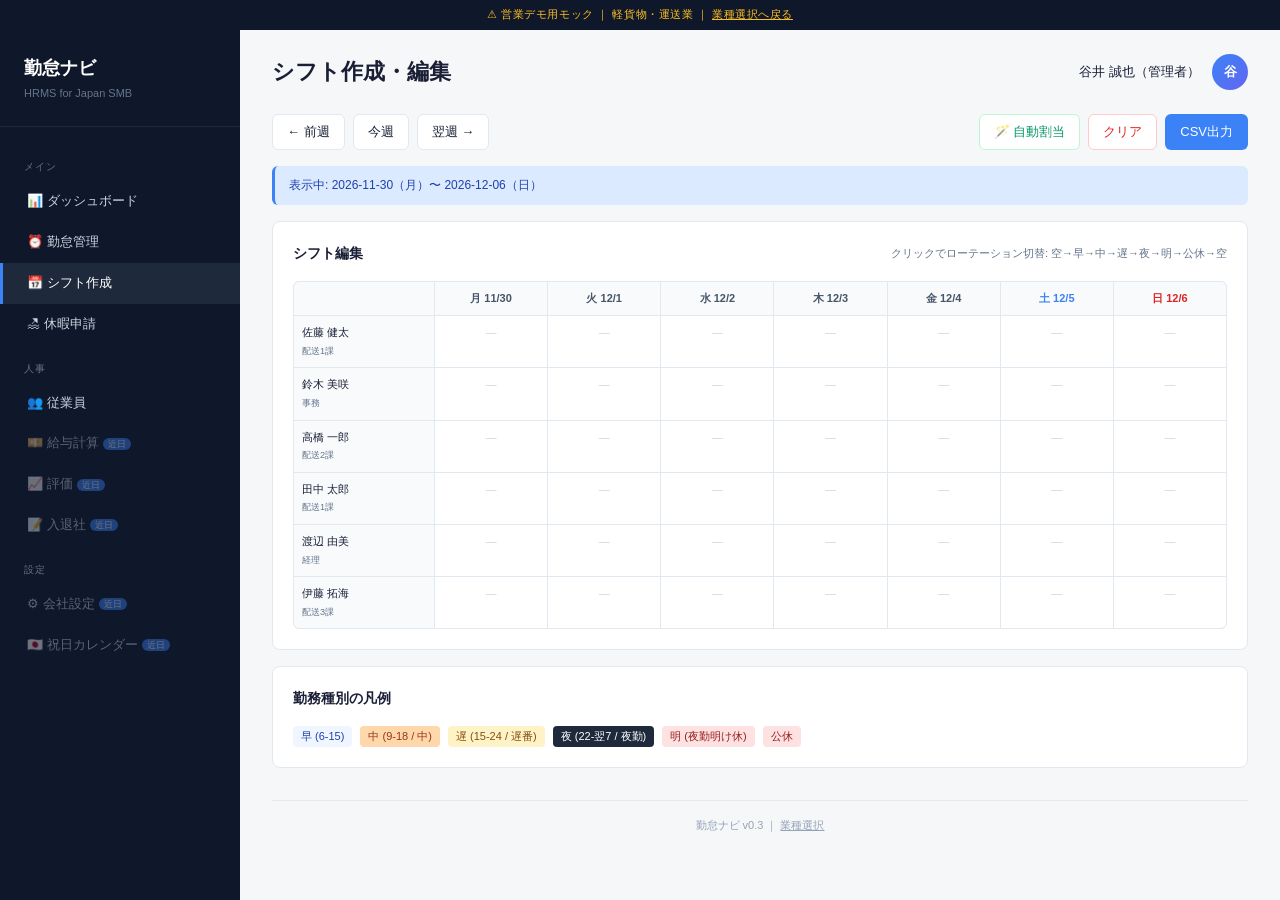
<file: mock/shift.html>
<!DOCTYPE html>
<html lang="ja">
<head>
<meta charset="UTF-8">
<meta name="viewport" content="width=device-width, initial-scale=1.0">
<title>シフト作成 ｜ 勤怠ナビ</title>
<link rel="stylesheet" href="shared/style.css">
</head>
<body>
<div class="mock-banner-placeholder"></div>
<div class="wrap">
  <aside></aside>
  <main>
    <header class="page-header">
      <h1>シフト作成・編集</h1>
      <div class="user-placeholder"></div>
    </header>

    <div class="btn-row">
      <button class="btn btn-secondary" onclick="prevWeek()">← 前週</button>
      <button class="btn btn-secondary" onclick="thisWeek()">今週</button>
      <button class="btn btn-secondary" onclick="nextWeek()">翌週 →</button>
      <span style="flex:1"></span>
      <button class="btn btn-success" onclick="autoFill()">🪄 自動割当</button>
      <button class="btn btn-danger" onclick="clearWeek()">クリア</button>
      <button class="btn btn-primary" onclick="exportCSV()">CSV出力</button>
    </div>

    <div class="note info" id="week-label"></div>

    <div class="panel">
      <h2>シフト編集 <span style="font-weight:normal;color:#64748b;font-size:11px">クリックでローテーション切替: 空→早→中→遅→夜→明→公休→空</span></h2>
      <div id="shift-container"></div>
    </div>

    <div class="panel">
      <h2>勤務種別の凡例</h2>
      <div style="display:flex;flex-wrap:wrap;gap:8px">
        <span class="badge sh-early">早 (6-15)</span>
        <span class="badge sh-mid">中 (9-18 / 中)</span>
        <span class="badge sh-late">遅 (15-24 / 遅番)</span>
        <span class="badge sh-night">夜 (22-翌7 / 夜勤)</span>
        <span class="badge sh-ake">明 (夜勤明け休)</span>
        <span class="badge off">公休</span>
      </div>
    </div>

    <footer>勤怠ナビ v0.3 ｜ <a href="index.html" style="color:#94a3b8">業種選択</a></footer>
  </main>
</div>
<script src="shared/app.js"></script>
<script>
const industry = initPage('shift.html');
seedDataIfEmpty(industry);

const SHIFT_CYCLE = ['', '早', '中', '遅', '夜', '明', '休'];
const SHIFT_CLASS = { '': 'sh-off', '早': 'sh-early', '中': 'sh-mid', '遅': 'sh-late', '夜': 'sh-night', '明': 'sh-ake', '休': 'sh-off' };
const SHIFT_LABEL = { '': '—', '早': '早 6-15', '中': '中 9-18', '遅': '遅 15-24', '夜': '夜 22-7', '明': '明け休', '休': '公休' };

let baseDate = new Date();
baseDate.setHours(0,0,0,0);
function weekStart(d) { const x = new Date(d); x.setDate(x.getDate() - x.getDay() + 1); return x; }

function getWeekDates() {
  const start = weekStart(baseDate);
  return [...Array(7)].map((_, i) => { const d = new Date(start); d.setDate(d.getDate() + i); return d; });
}

function render() {
  const dates = getWeekDates();
  document.querySelector('#week-label').textContent =
    `表示中: ${fmtDate(dates[0])}（月）〜 ${fmtDate(dates[6])}（日）`;
  const employees = Store.get(industry, 'employees', []).slice(0, 6);
  const shifts = Store.get(industry, 'shifts', {});
  const dayLabels = ['月','火','水','木','金','土','日'];
  let html = '<div class="shift-grid">';
  html += '<div class="hd"></div>';
  dates.forEach((d, i) => {
    const cls = i === 5 ? 'style="color:#3b82f6"' : i === 6 ? 'style="color:#dc2626"' : '';
    html += `<div class="hd" ${cls}>${dayLabels[i]} ${d.getMonth()+1}/${d.getDate()}</div>`;
  });
  employees.forEach(emp => {
    html += `<div class="name">${emp.name}<br><small style="color:#64748b;font-weight:400">${emp.dept}</small></div>`;
    dates.forEach(d => {
      const key = `${fmtDate(d)}|${emp.id}`;
      const val = shifts[key] || '';
      html += `<div class="shift-cell ${SHIFT_CLASS[val]}" onclick="cycle('${key}')" data-key="${key}">${SHIFT_LABEL[val]}</div>`;
    });
  });
  html += '</div>';
  document.querySelector('#shift-container').innerHTML = html;
}

function cycle(key) {
  const shifts = Store.get(industry, 'shifts', {});
  const cur = shifts[key] || '';
  const idx = SHIFT_CYCLE.indexOf(cur);
  const next = SHIFT_CYCLE[(idx + 1) % SHIFT_CYCLE.length];
  if (next === '') delete shifts[key]; else shifts[key] = next;
  Store.set(industry, 'shifts', shifts);
  render();
}

function prevWeek() { baseDate.setDate(baseDate.getDate() - 7); render(); }
function nextWeek() { baseDate.setDate(baseDate.getDate() + 7); render(); }
function thisWeek() { baseDate = new Date(); baseDate.setHours(0,0,0,0); render(); }

function autoFill() {
  if (!confirm('今週のシフトを自動割当します（既存は上書き）。よろしいですか？')) return;
  const dates = getWeekDates();
  const employees = Store.get(industry, 'employees', []).slice(0, 6);
  const shifts = Store.get(industry, 'shifts', {});
  const patterns = industry === 'caregiving'
    ? ['早','中','夜','明','休','遅','中']
    : industry === 'restaurant'
    ? ['中','中','遅','休','遅','遅','中']
    : ['早','中','中','遅','早','休','休'];
  employees.forEach((emp, ei) => {
    dates.forEach((d, di) => {
      const key = `${fmtDate(d)}|${emp.id}`;
      shifts[key] = patterns[(ei + di) % 7];
    });
  });
  Store.set(industry, 'shifts', shifts);
  toast('🪄 自動割当しました');
  render();
}

function clearWeek() {
  if (!confirm('今週のシフトをすべて削除しますか？')) return;
  const dates = getWeekDates().map(fmtDate);
  const shifts = Store.get(industry, 'shifts', {});
  Object.keys(shifts).forEach(k => { if (dates.includes(k.split('|')[0])) delete shifts[k]; });
  Store.set(industry, 'shifts', shifts);
  toast('クリアしました');
  render();
}

function exportCSV() {
  const dates = getWeekDates();
  const employees = Store.get(industry, 'employees', []).slice(0, 6);
  const shifts = Store.get(industry, 'shifts', {});
  let csv = '﻿従業員,部署,' + dates.map(fmtDate).join(',') + '\n';
  employees.forEach(emp => {
    csv += `${emp.name},${emp.dept},` + dates.map(d => shifts[`${fmtDate(d)}|${emp.id}`] || '').join(',') + '\n';
  });
  const blob = new Blob([csv], { type: 'text/csv' });
  const url = URL.createObjectURL(blob);
  const a = document.createElement('a');
  a.href = url; a.download = `shift_${fmtDate(dates[0])}.csv`; a.click();
  URL.revokeObjectURL(url);
  toast('📥 CSV ダウンロードしました', 'success');
}

render();
</script>
</body>
</html>
</file>
<file: mock/shared/style.css>
/* ==============================
   勤怠ナビ 共通スタイル
   業界テーマ: body[data-industry="..."] で切替
   ============================== */

* { box-sizing: border-box; margin: 0; padding: 0; -webkit-font-smoothing: antialiased; }
body {
  font-family: "Hiragino Sans", "Yu Gothic UI", "Meiryo", sans-serif;
  font-size: 14px; line-height: 1.6;
  color: var(--fg, #1a1f36);
  background: var(--bg, #f6f7f9);
}

/* ===== 業界テーマ ===== */
body[data-industry="logistics"] {
  --sidebar-bg: #0f172a; --sidebar-border: #1e293b; --sidebar-text: #cbd5e1; --sidebar-group: #64748b;
  --accent: #3b82f6; --accent-grad: linear-gradient(135deg,#3b82f6,#6366f1);
  --card-border: #e2e8f0; --table-head-bg: #f8fafc; --table-border: #f1f5f9;
  --fg: #1a1f36; --bg: #f6f7f9; --industry-name: "軽貨物・運送業";
}
body[data-industry="restaurant"] {
  --sidebar-bg: #3d1f0d; --sidebar-border: #5a3520; --sidebar-text: #f5dcc4; --sidebar-group: #a07555;
  --accent: #f59e0b; --accent-grad: linear-gradient(135deg,#f59e0b,#dc2626);
  --card-border: #e8d5b8; --table-head-bg: #faf0e0; --table-border: #faf0e0;
  --fg: #2a1f14; --bg: #fdf8f3; --industry-name: "飲食チェーン";
}
body[data-industry="caregiving"] {
  --sidebar-bg: #064e3b; --sidebar-border: #065f46; --sidebar-text: #bbf7d0; --sidebar-group: #6ee7b7;
  --accent: #34d399; --accent-grad: linear-gradient(135deg,#10b981,#0891b2);
  --card-border: #d1fae5; --table-head-bg: #ecfdf5; --table-border: #ecfdf5;
  --fg: #0f2419; --bg: #f0f9f4; --industry-name: "介護事業所";
}
body[data-industry="professional"] {
  --sidebar-bg: #1c1917; --sidebar-border: #292524; --sidebar-text: #d6d3d1; --sidebar-group: #a8a29e;
  --accent: #a8a29e; --accent-grad: linear-gradient(135deg,#1c1917,#78716c);
  --card-border: #d6d3d1; --table-head-bg: #fafaf5; --table-border: #f5f5f4;
  --fg: #1c1917; --bg: #fafaf5; --industry-name: "士業事務所";
}

/* ===== レイアウト ===== */
.wrap { display: grid; grid-template-columns: 240px 1fr; min-height: 100vh; padding-top: 30px; }
aside { background: var(--sidebar-bg); color: var(--sidebar-text); padding: 24px 0; }
.logo { padding: 0 24px 24px; border-bottom: 1px solid var(--sidebar-border); font-weight: 700; font-size: 18px; color: #fff; }
.logo small { display: block; font-size: 11px; font-weight: 400; color: var(--sidebar-group); margin-top: 2px; }
nav { padding: 16px 0; }
nav a { display: block; padding: 10px 24px; color: var(--sidebar-text); text-decoration: none; font-size: 13px; border-left: 3px solid transparent; }
nav a:hover { background: var(--sidebar-border); color: #fff; }
nav a.active { background: var(--sidebar-border); color: #fff; border-left-color: var(--accent); }
nav a.disabled { opacity: .4; cursor: not-allowed; }
nav a .soon { font-size: 9px; background: var(--accent); color: #fff; padding: 1px 5px; border-radius: 8px; margin-left: 4px; vertical-align: middle; }
nav .group { padding: 16px 24px 6px; font-size: 10px; color: var(--sidebar-group); letter-spacing: .1em; text-transform: uppercase; }

main { padding: 24px 32px; overflow-x: hidden; }
header.page-header { display: flex; justify-content: space-between; align-items: center; margin-bottom: 24px; }
h1 { font-size: 22px; font-weight: 700; color: var(--fg); }
.user { display: flex; align-items: center; gap: 12px; font-size: 13px; }
.avatar { width: 36px; height: 36px; border-radius: 50%; background: var(--accent-grad); color: #fff; display: flex; align-items: center; justify-content: center; font-weight: 600; }

/* ===== カード・パネル ===== */
.cards { display: grid; grid-template-columns: repeat(4, 1fr); gap: 16px; margin-bottom: 24px; }
.card { background: #fff; border: 1px solid var(--card-border); border-radius: 8px; padding: 18px; }
.card .label { color: #64748b; font-size: 12px; margin-bottom: 6px; }
.card .value { font-size: 24px; font-weight: 700; color: var(--fg); }
.card .delta { font-size: 11px; margin-top: 4px; }
.delta.up { color: #059669; } .delta.down { color: #dc2626; }

.panel { background: #fff; border: 1px solid var(--card-border); border-radius: 8px; padding: 20px; margin-bottom: 16px; }
.panel h2 { font-size: 14px; font-weight: 600; margin-bottom: 16px; color: var(--fg); display: flex; justify-content: space-between; align-items: center; }
.panel h2 a, .panel h2 button.link { font-size: 11px; color: var(--accent); text-decoration: none; font-weight: 400; background: none; border: none; cursor: pointer; }
.panels { display: grid; grid-template-columns: 2fr 1fr; gap: 16px; margin-bottom: 24px; }

/* ===== テーブル ===== */
table { width: 100%; border-collapse: collapse; font-size: 13px; }
th { text-align: left; color: #64748b; font-weight: 500; font-size: 11px; padding: 8px 8px 8px 0; border-bottom: 1px solid var(--card-border); text-transform: uppercase; letter-spacing: .05em; }
td { padding: 10px 8px 10px 0; border-bottom: 1px solid var(--table-border); }
tr:last-child td { border-bottom: none; }
tr.clickable { cursor: pointer; } tr.clickable:hover { background: var(--table-head-bg); }

/* ===== バッジ ===== */
.badge { display: inline-block; padding: 2px 8px; border-radius: 4px; font-size: 11px; font-weight: 500; }
.badge.ok { background: #dcfce7; color: #166534; }
.badge.late { background: #fef3c7; color: #92400e; }
.badge.off { background: #fee2e2; color: #991b1b; }
.badge.pending { background: #dbeafe; color: #1e40af; }
.badge.done { background: #dcfce7; color: #166534; }
.badge.warn { background: #fef3c7; color: #92400e; }
.badge.alert { background: #fee2e2; color: #991b1b; }
.badge.info { background: #dbeafe; color: #1e40af; }

/* ===== ボタン ===== */
.btn { display: inline-block; padding: 8px 14px; border-radius: 6px; font-size: 13px; font-weight: 500; cursor: pointer; border: 1px solid transparent; transition: all .1s; }
.btn-primary { background: var(--accent); color: #fff; }
.btn-primary:hover { opacity: .9; }
.btn-secondary { background: #fff; color: var(--fg); border-color: var(--card-border); }
.btn-secondary:hover { background: var(--table-head-bg); }
.btn-danger { background: #fff; color: #dc2626; border-color: #fecaca; }
.btn-danger:hover { background: #fef2f2; }
.btn-success { background: #fff; color: #059669; border-color: #bbf7d0; }
.btn-success:hover { background: #f0fdf4; }
.btn-row { display: flex; gap: 8px; margin-bottom: 16px; flex-wrap: wrap; }
.btn-sm { padding: 4px 10px; font-size: 11px; }

/* ===== フォーム ===== */
.form-row { display: grid; grid-template-columns: 1fr 1fr; gap: 16px; margin-bottom: 16px; }
.form-row.full { grid-template-columns: 1fr; }
.form-field label { display: block; font-size: 12px; color: #64748b; margin-bottom: 6px; font-weight: 500; }
.form-field input, .form-field select, .form-field textarea {
  width: 100%; padding: 8px 12px; border: 1px solid var(--card-border); border-radius: 6px;
  font-size: 13px; font-family: inherit; background: #fff;
}
.form-field input:focus, .form-field select:focus, .form-field textarea:focus { outline: none; border-color: var(--accent); }

/* ===== 通知 ===== */
.note { background: #fef3c7; color: #92400e; padding: 10px 14px; border-radius: 6px; font-size: 12px; margin-bottom: 16px; border-left: 3px solid #f59e0b; }
.note.success { background: #dcfce7; color: #166534; border-left-color: #059669; }
.note.info { background: #dbeafe; color: #1e40af; border-left-color: #3b82f6; }

/* ===== モーダル ===== */
.modal-overlay { position: fixed; top: 0; left: 0; right: 0; bottom: 0; background: rgba(15,23,42,.5); display: none; align-items: center; justify-content: center; z-index: 1000; }
.modal-overlay.open { display: flex; }
.modal { background: #fff; border-radius: 8px; padding: 24px; max-width: 480px; width: 90%; max-height: 80vh; overflow-y: auto; }
.modal h3 { font-size: 16px; margin-bottom: 16px; color: var(--fg); }
.modal-actions { display: flex; gap: 8px; justify-content: flex-end; margin-top: 20px; }

/* ===== トースト ===== */
.toast { position: fixed; bottom: 24px; right: 24px; background: #0f172a; color: #fff; padding: 12px 20px; border-radius: 6px; font-size: 13px; opacity: 0; transition: opacity .3s; pointer-events: none; z-index: 2000; }
.toast.show { opacity: 1; }
.toast.success { background: #059669; }
.toast.error { background: #dc2626; }

/* ===== シフトグリッド ===== */
.shift-grid { display: grid; grid-template-columns: 140px repeat(7, 1fr); gap: 1px; background: var(--card-border); border: 1px solid var(--card-border); border-radius: 6px; overflow: hidden; font-size: 11px; }
.shift-grid > div { background: #fff; padding: 8px; text-align: center; }
.shift-grid .hd { background: var(--table-head-bg); font-weight: 600; color: #475569; }
.shift-grid .name { background: var(--table-head-bg); text-align: left; font-weight: 500; }
.shift-cell { cursor: pointer; transition: background .1s; }
.shift-cell:hover { filter: brightness(.95); }
.sh-early { background: #eff6ff; color: #1e40af; font-weight: 500; }
.sh-mid { background: #fed7aa; color: #9a3412; font-weight: 500; }
.sh-late { background: #fef3c7; color: #854d0e; font-weight: 500; }
.sh-night { background: #1e293b; color: #fff; font-weight: 500; }
.sh-ake { background: #fee2e2; color: #991b1b; font-weight: 500; }
.sh-off { color: #cbd5e1; }

/* ===== バナー ===== */
.mock-banner { position: fixed; top: 0; left: 0; right: 0; background: var(--sidebar-bg); color: #fbbf24; text-align: center; padding: 6px; font-size: 11px; z-index: 100; letter-spacing: .05em; }
.mock-banner a { color: #fbbf24; }

/* ===== footer ===== */
footer { margin-top: 32px; padding-top: 16px; border-top: 1px solid var(--card-border); color: #94a3b8; font-size: 11px; text-align: center; }

/* ===== 検索バー ===== */
.search-bar { display: flex; gap: 8px; margin-bottom: 16px; }
.search-bar input { flex: 1; padding: 8px 12px; border: 1px solid var(--card-border); border-radius: 6px; font-size: 13px; }
.search-bar select { padding: 8px 12px; border: 1px solid var(--card-border); border-radius: 6px; font-size: 13px; background: #fff; }

/* ===== 大きな打刻ボタン ===== */
.punch-area { display: grid; grid-template-columns: repeat(4, 1fr); gap: 12px; margin-bottom: 20px; }
.punch-btn { background: #fff; border: 2px solid var(--card-border); border-radius: 8px; padding: 24px 16px; text-align: center; cursor: pointer; transition: all .15s; }
.punch-btn:hover { border-color: var(--accent); transform: translateY(-2px); box-shadow: 0 4px 12px -2px rgba(0,0,0,.08); }
.punch-btn .icon { font-size: 32px; margin-bottom: 8px; }
.punch-btn .label { font-size: 13px; font-weight: 600; color: var(--fg); }
.punch-btn .desc { font-size: 11px; color: #64748b; margin-top: 4px; }
.punch-now { background: var(--accent-grad); color: #fff; padding: 16px 24px; border-radius: 8px; font-size: 24px; font-weight: 700; text-align: center; margin-bottom: 20px; }
</file>
